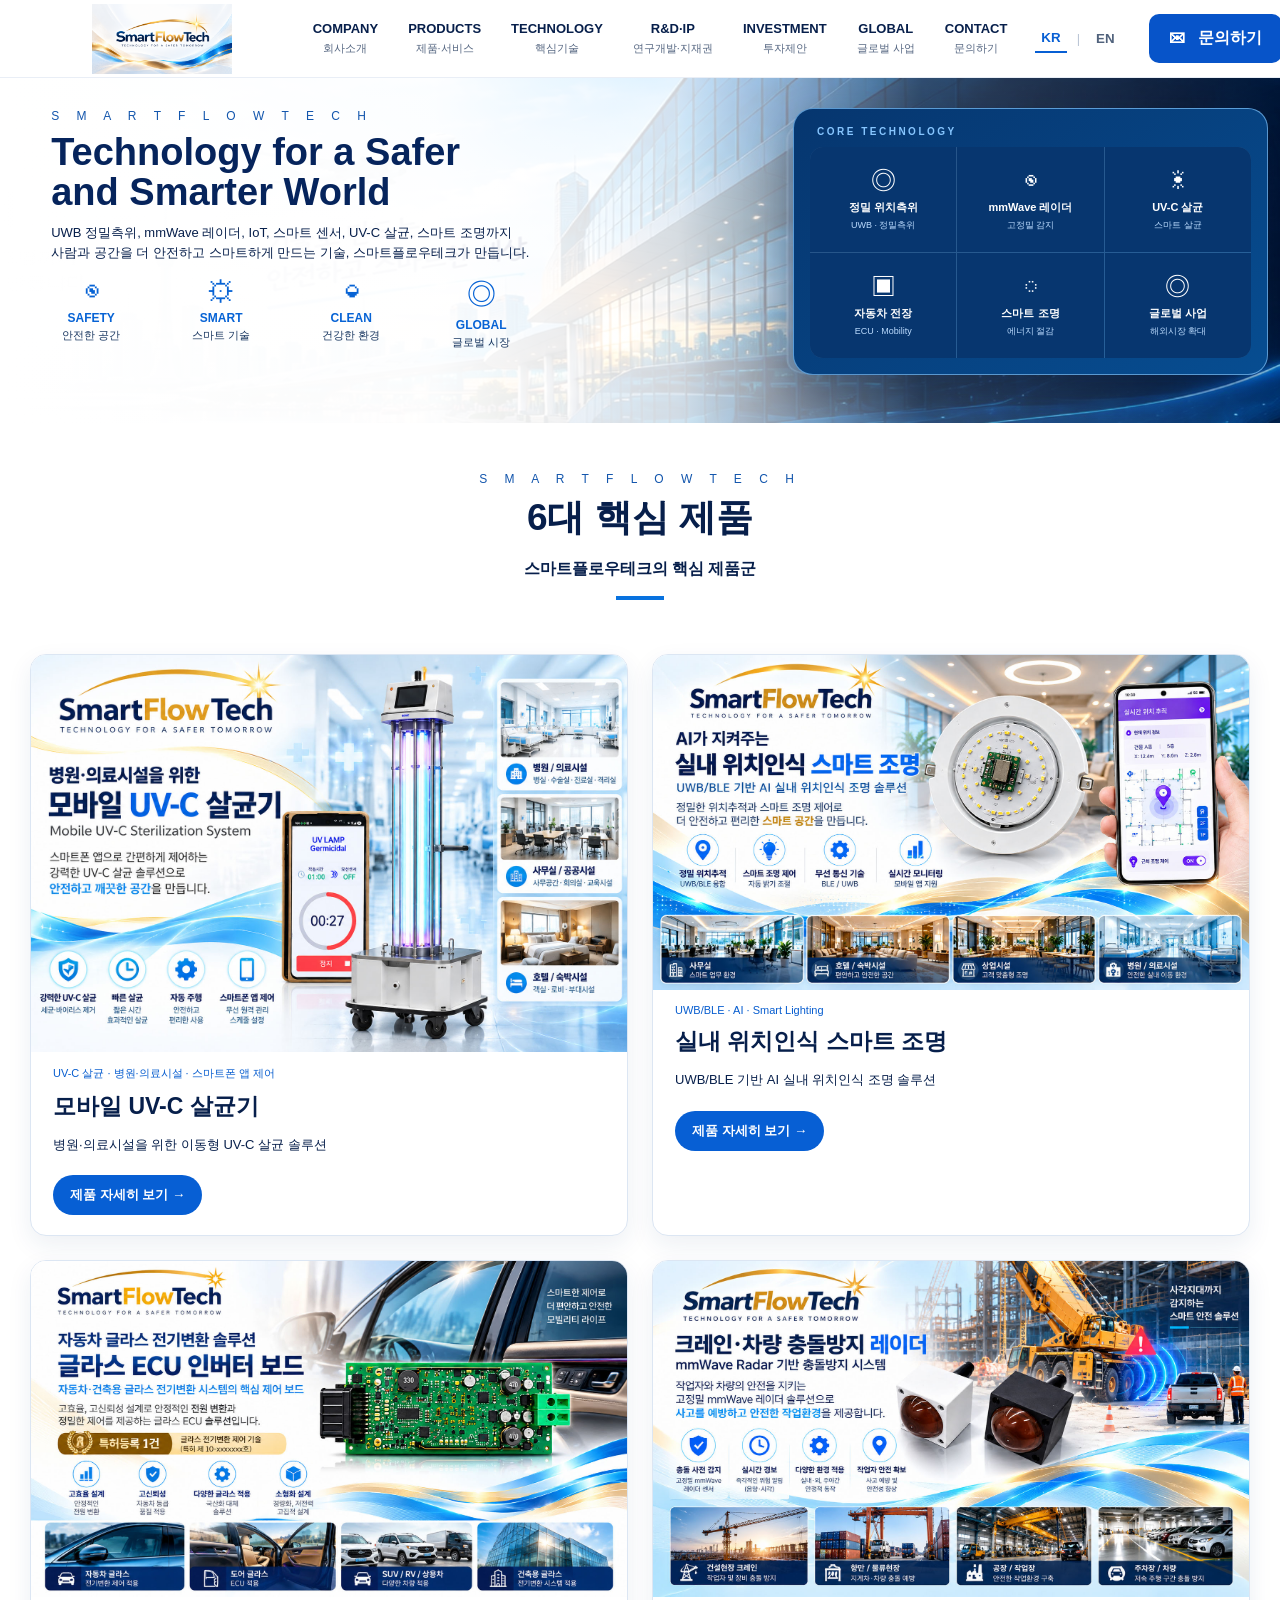
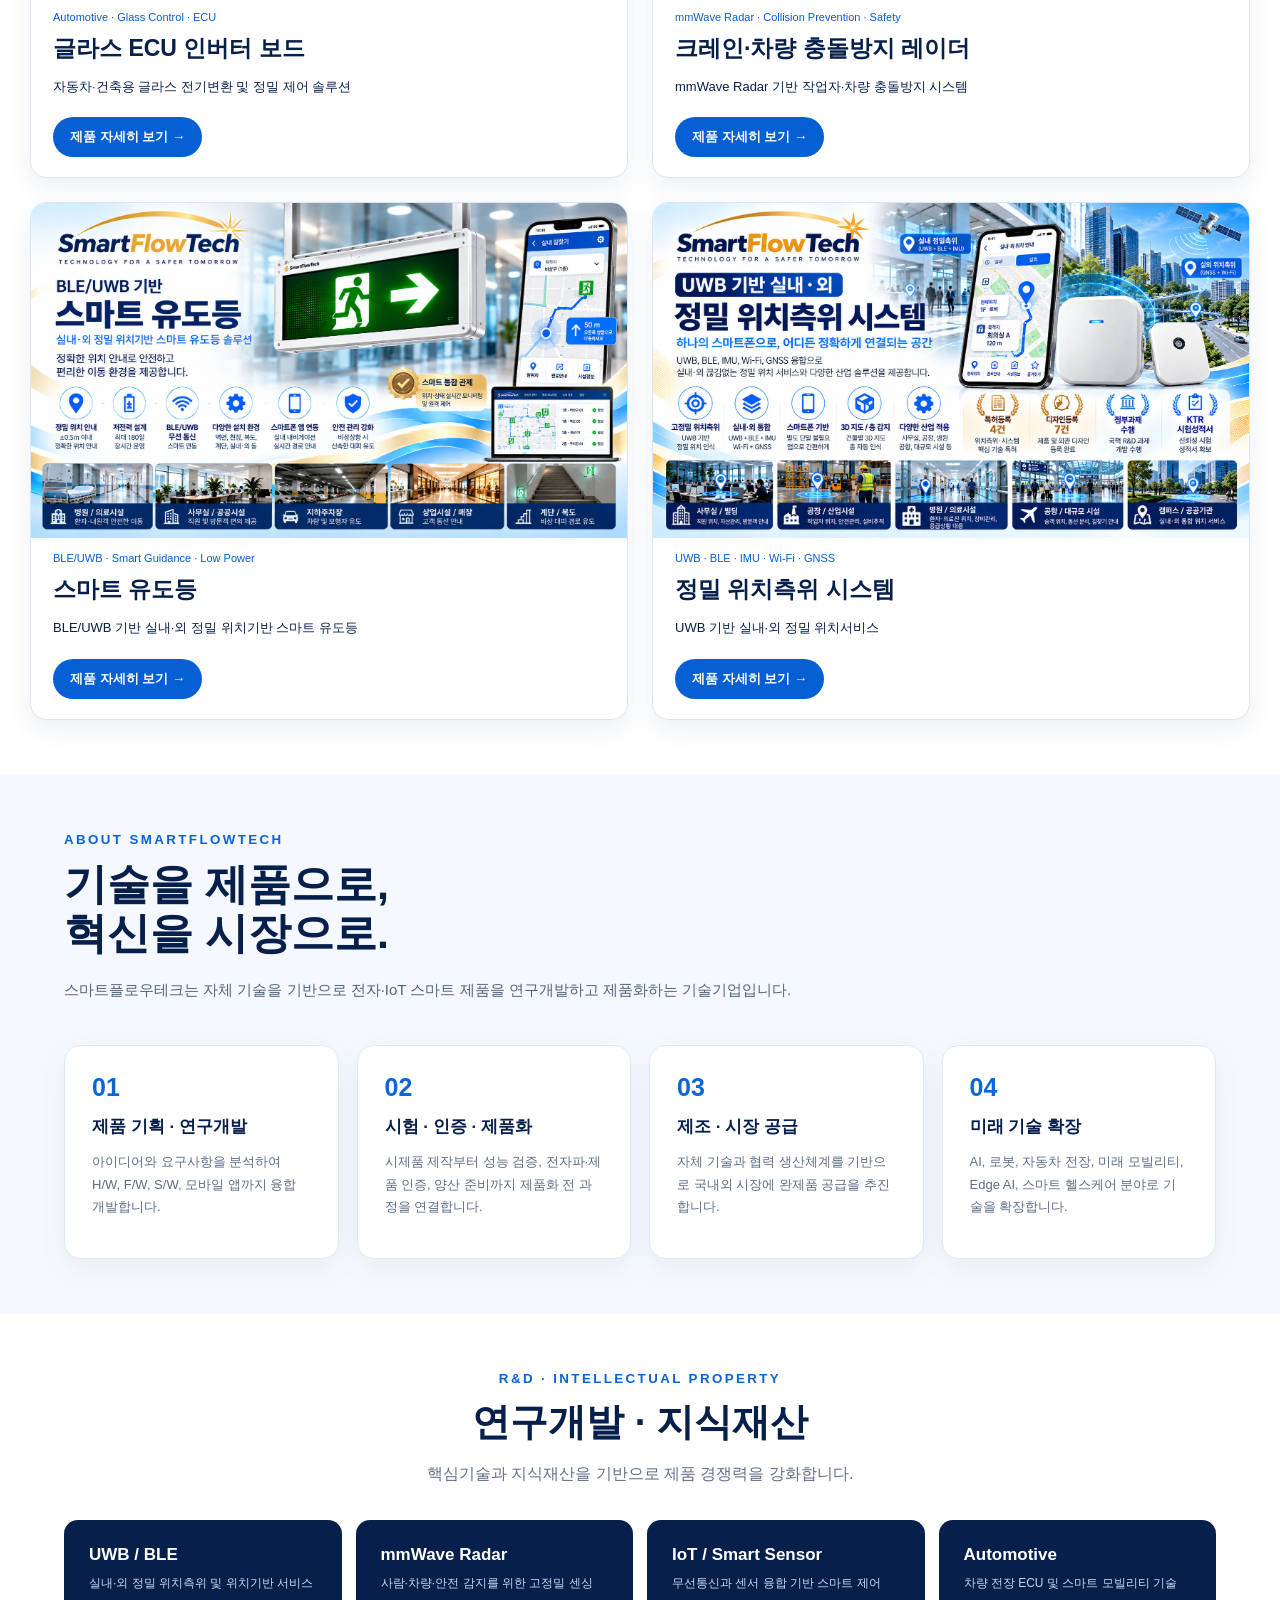
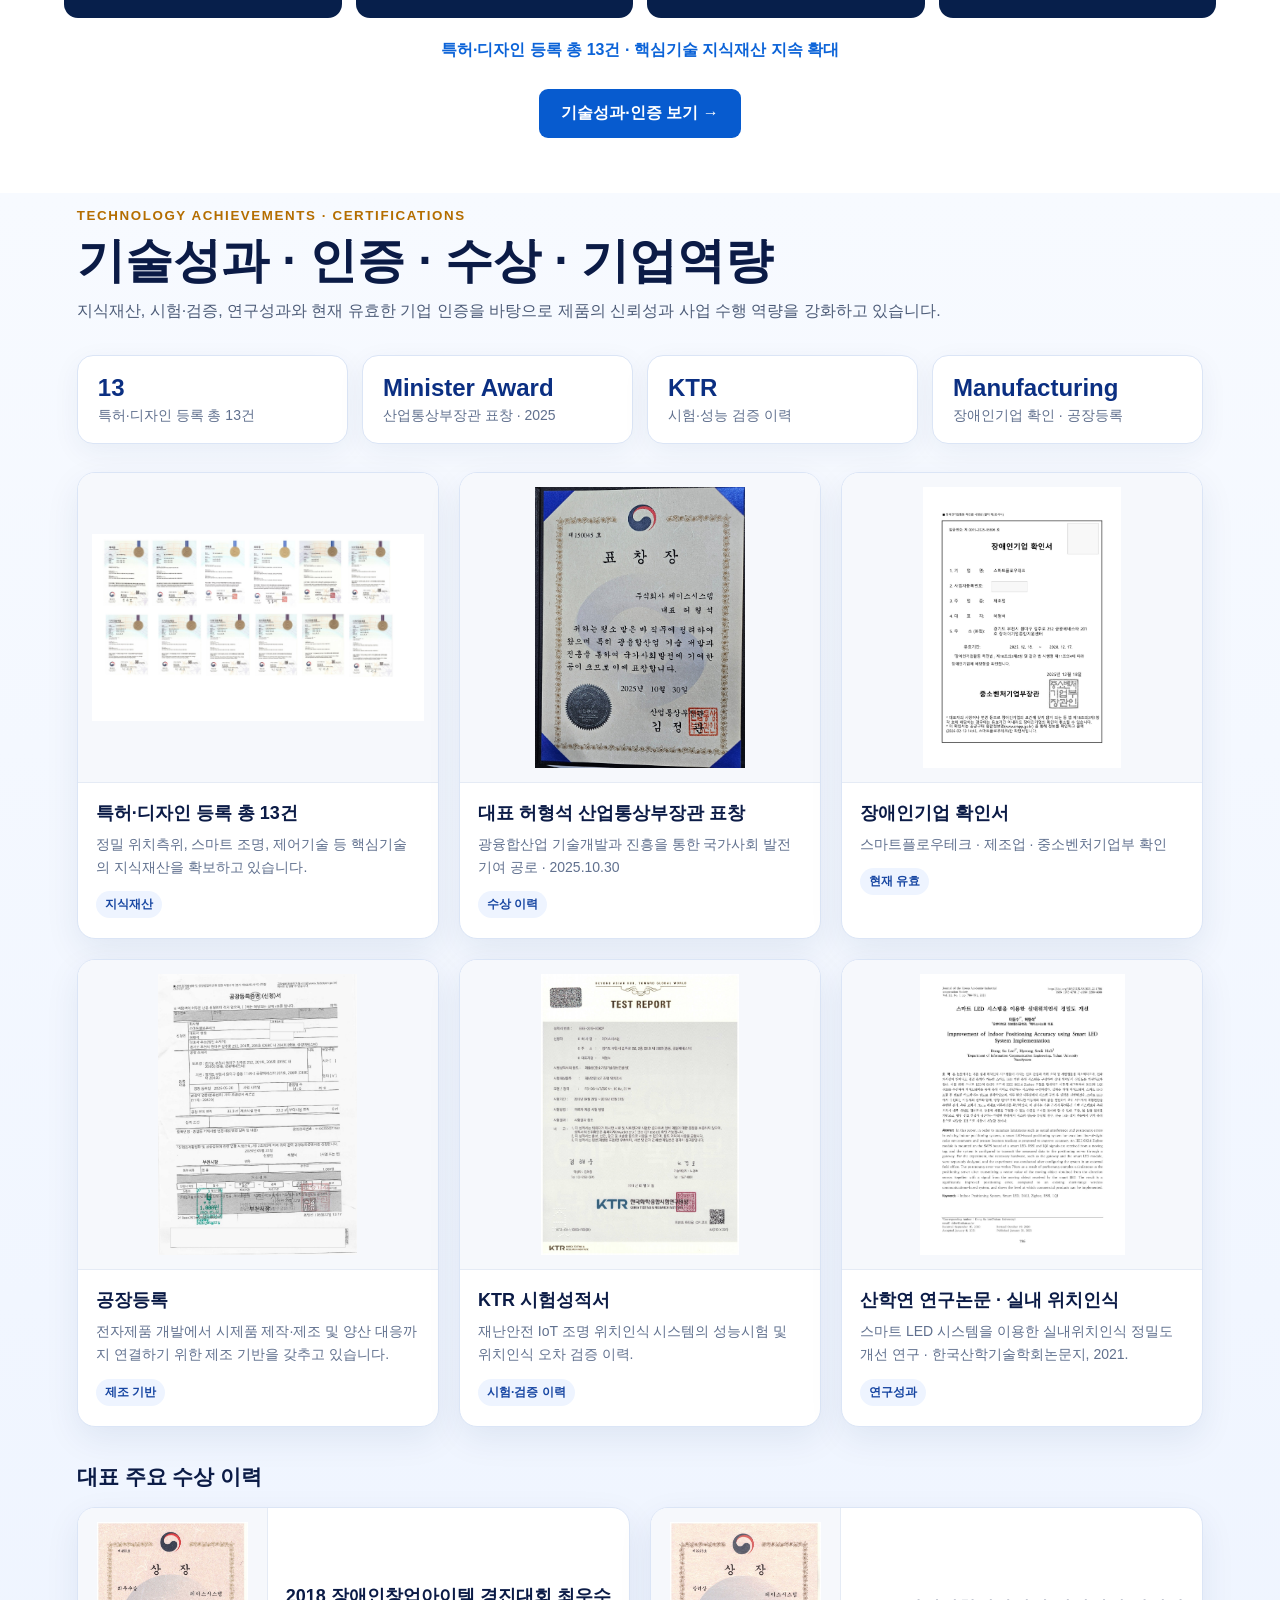
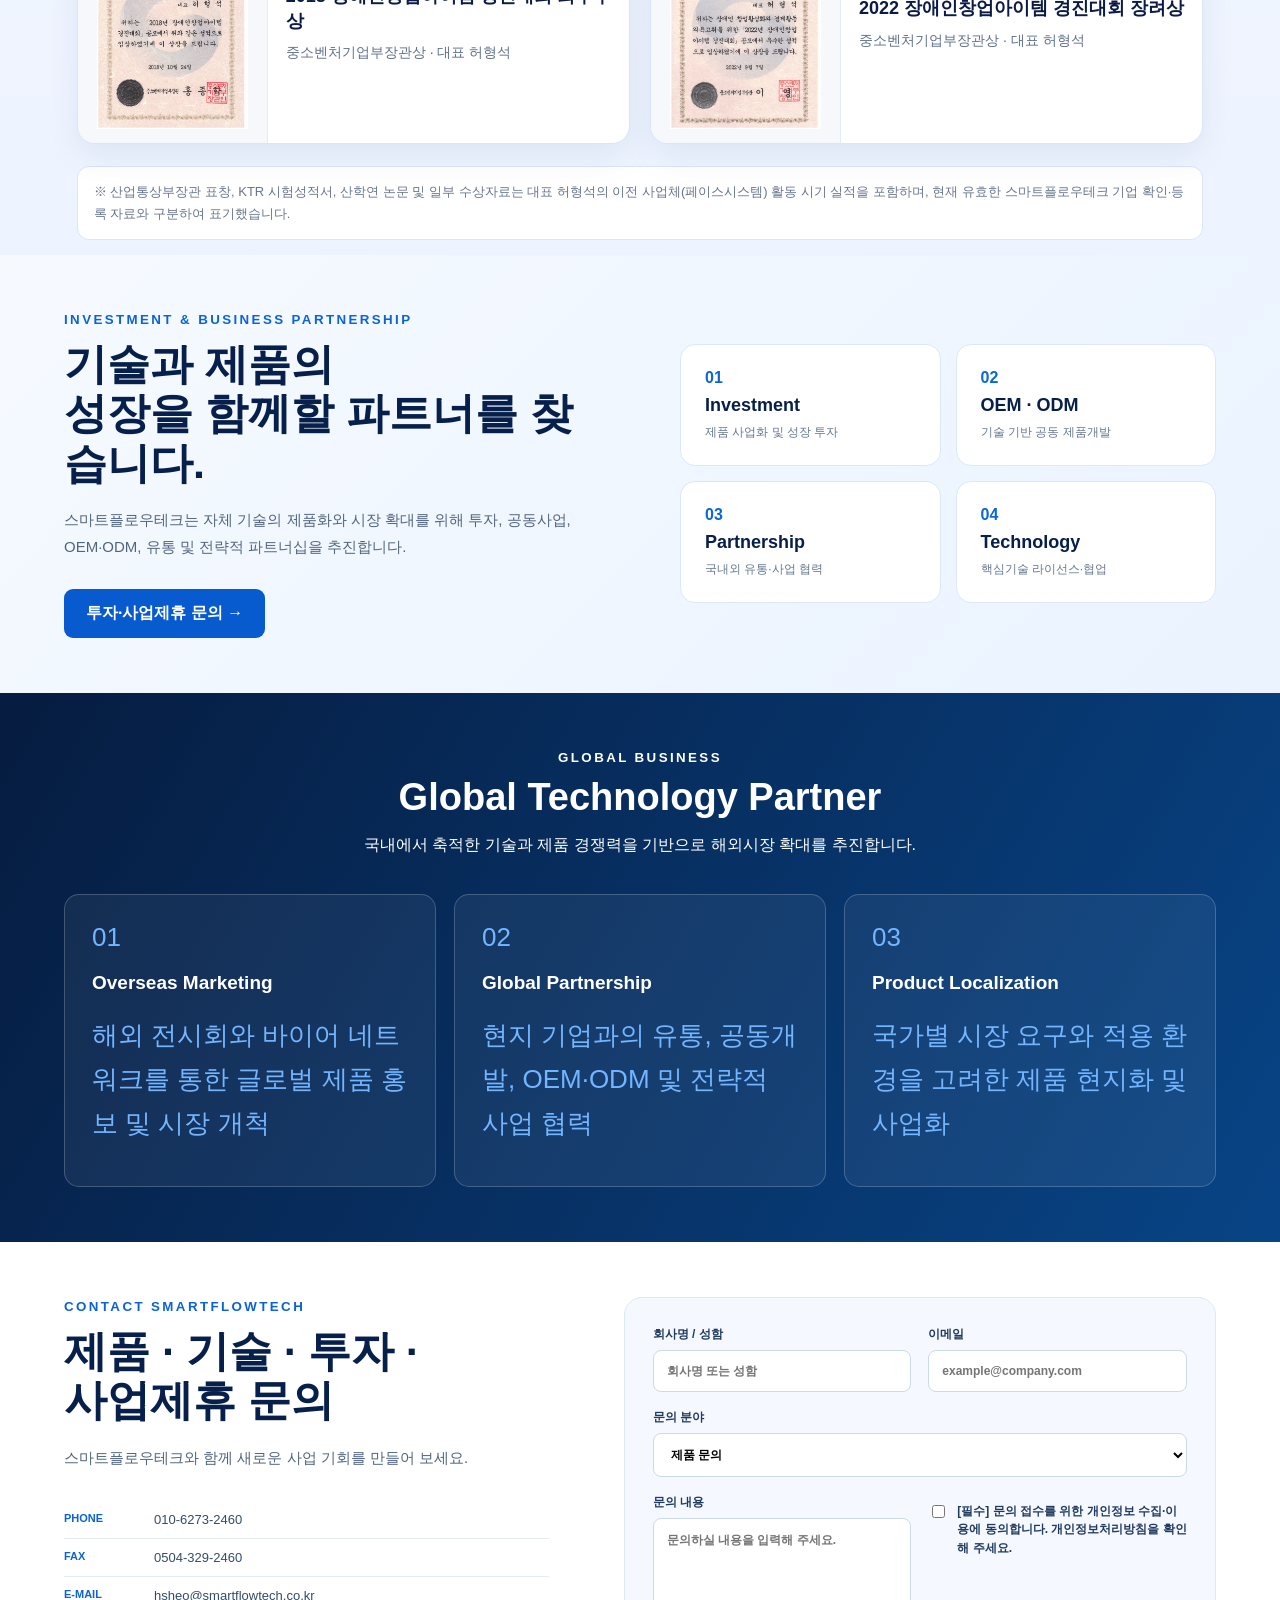
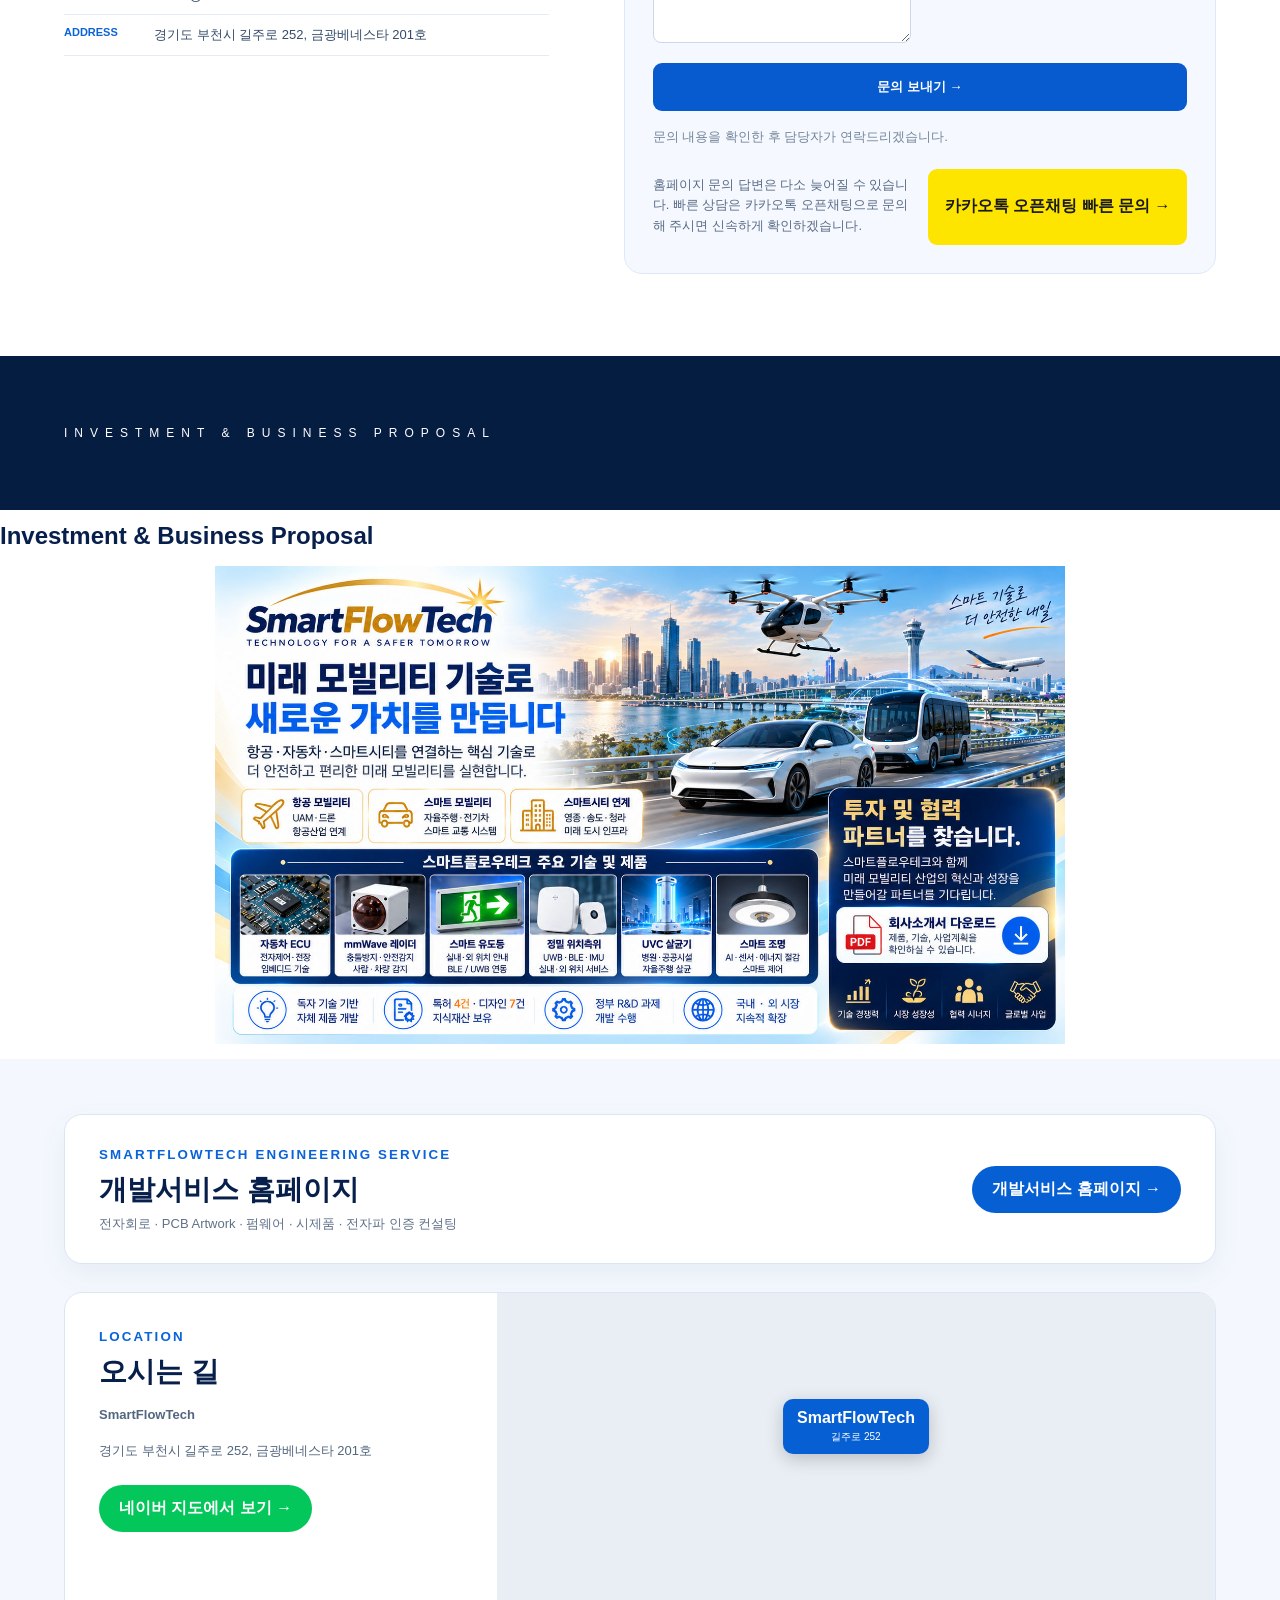
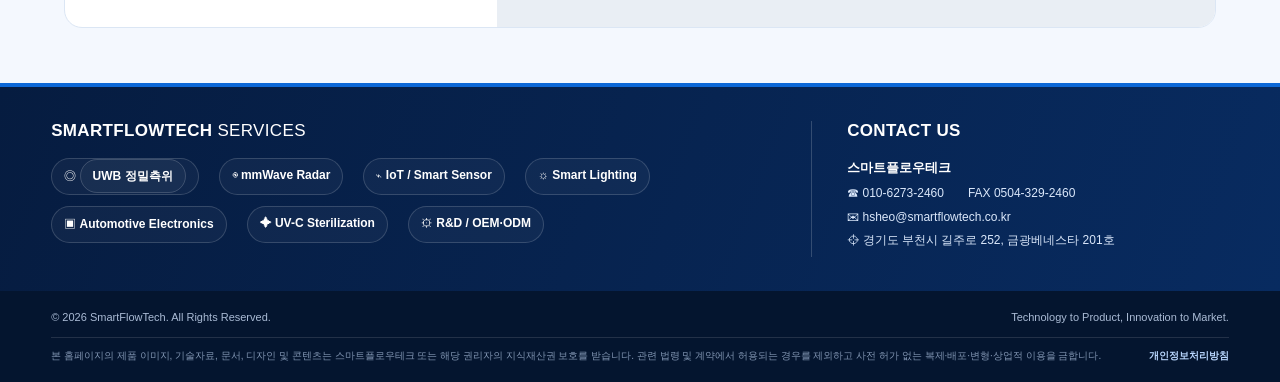
<file: index.html>
<!doctype html>
<html lang="ko">
<head>
<meta charset="utf-8">
<meta name="viewport" content="width=device-width,initial-scale=1">
<title>SmartFlowTech | Technology for a Safer and Smarter World</title>
<meta name="description" content="스마트플로우테크는 UWB 정밀측위, mmWave Radar, IoT·스마트센서, UV-C 살균, 스마트조명, 자동차 전장 기술과 제품을 연구개발합니다.">
<meta name="robots" content="index, follow, max-image-preview:large">
<link rel="canonical" href="https://smartflow-design.kr/">
<meta property="og:type" content="website">
<meta property="og:title" content="SmartFlowTech | Technology for a Safer and Smarter World">
<meta property="og:description" content="UWB 정밀측위, mmWave Radar, IoT, UV-C, 스마트조명, 자동차 전장 기술기업 SmartFlowTech">
<meta property="og:url" content="https://smartflow-design.kr/">
<meta property="og:image" content="https://smartflow-design.kr/smartflowtech_logo_new.png">
<link rel="icon" href="smartflowtech_logo_new.png">
<link rel="stylesheet" href="style.css">

<style>
/* Technology achievements / certifications - 2026-10 update */
.achievements-section{
  padding:88px 6%;
  background:linear-gradient(180deg,#f7faff 0%,#eef4ff 100%);
  color:#0b1b46;
}
.achievements-section .achievement-head{
  max-width:1180px;
  margin:0 auto 30px;
}
.achievements-section .achievement-head small{
  display:block;
  color:#b46d00;
  font-weight:800;
  letter-spacing:.12em;
  margin-bottom:10px;
}
.achievements-section .achievement-head h2{
  margin:0 0 12px;
  font-size:clamp(30px,4vw,48px);
  line-height:1.16;
}
.achievements-section .achievement-head p{
  margin:0;
  max-width:880px;
  color:#4d5c78;
  line-height:1.75;
}
.achievement-stats{
  max-width:1180px;
  margin:0 auto 28px;
  display:grid;
  grid-template-columns:repeat(4,minmax(0,1fr));
  gap:14px;
}
.achievement-stats div{
  background:#fff;
  border:1px solid #dbe5f6;
  border-radius:16px;
  padding:18px 20px;
  box-shadow:0 8px 28px rgba(17,50,100,.06);
}
.achievement-stats strong{
  display:block;
  font-size:24px;
  color:#0b2f82;
  margin-bottom:5px;
}
.achievement-stats span{
  display:block;
  color:#60708e;
  font-size:14px;
}
.achievement-grid{
  max-width:1180px;
  margin:0 auto;
  display:grid;
  grid-template-columns:repeat(3,minmax(0,1fr));
  gap:20px;
}
.achievement-card{
  margin:0;
  background:#fff;
  border:1px solid #dbe5f6;
  border-radius:18px;
  overflow:hidden;
  box-shadow:0 12px 34px rgba(17,50,100,.08);
  display:flex;
  flex-direction:column;
  min-width:0;
}
.achievement-card .doc-img{
  height:310px;
  background:#f6f8fc;
  display:flex;
  align-items:center;
  justify-content:center;
  padding:14px;
  border-bottom:1px solid #e5ebf5;
}
.achievement-card .doc-img img{
  width:100%;
  height:100%;
  object-fit:contain;
  display:block;
}
.achievement-card figcaption{
  padding:18px 18px 20px;
}
.achievement-card b{
  display:block;
  font-size:18px;
  line-height:1.35;
  margin-bottom:8px;
  color:#0b1b46;
}
.achievement-card p{
  margin:0;
  font-size:14px;
  line-height:1.65;
  color:#60708e;
}
.achievement-card .tag{
  display:inline-block;
  margin-top:12px;
  padding:5px 9px;
  border-radius:999px;
  background:#eef4ff;
  color:#1746a2;
  font-size:12px;
  font-weight:700;
}
.achievement-subhead{
  max-width:1180px;
  margin:36px auto 16px;
  font-size:21px;
}
.achievement-history{
  max-width:1180px;
  margin:0 auto;
  display:grid;
  grid-template-columns:repeat(2,minmax(0,1fr));
  gap:20px;
}
.achievement-history .achievement-card{
  display:grid;
  grid-template-columns:190px 1fr;
}
.achievement-history .achievement-card .doc-img{
  height:235px;
  border-bottom:0;
  border-right:1px solid #e5ebf5;
}
.achievement-history .achievement-card figcaption{
  display:flex;
  flex-direction:column;
  justify-content:center;
}
.achievement-note{
  max-width:1180px;
  margin:22px auto 0;
  padding:14px 16px;
  border-radius:12px;
  background:#fff;
  border:1px solid #dbe5f6;
  color:#68758e;
  font-size:13px;
  line-height:1.7;
}
@media (max-width:980px){
  .achievement-stats{grid-template-columns:repeat(2,minmax(0,1fr));}
  .achievement-grid{grid-template-columns:repeat(2,minmax(0,1fr));}
  .achievement-history{grid-template-columns:1fr;}
}
@media (max-width:640px){
  .achievements-section{padding:64px 20px;}
  .achievement-stats,.achievement-grid{grid-template-columns:1fr;}
  .achievement-card .doc-img{height:280px;}
  .achievement-history .achievement-card{grid-template-columns:1fr;}
  .achievement-history .achievement-card .doc-img{
    height:280px;border-right:0;border-bottom:1px solid #e5ebf5;
  }
}

/* Header/logo alignment + usability refinements - V3.1 */
.top{align-items:center;}
.top .logo{
  display:flex;align-items:center;justify-content:center;
  height:78px;overflow:hidden;flex:0 0 auto;padding:0;margin:0;
}
.top .logo img{
  display:block;width:190px;height:70px;
  object-fit:contain;object-position:center;margin:0;
}
section[id]{scroll-margin-top:92px;}
.privacy-consent{
  display:flex!important;gap:9px;align-items:flex-start;margin-top:8px;
  font-size:13px;line-height:1.55;color:#55627a;
}
.privacy-consent input{width:auto!important;margin-top:3px;flex:0 0 auto;}
.privacy-consent a{color:#0b55cc;text-decoration:underline;}
.quick-contact-note{margin:12px 0 8px;font-size:13px;line-height:1.6;color:#596a85;}
.kakao-quick-link{
  display:inline-flex;align-items:center;justify-content:center;
  margin-top:6px;padding:10px 14px;border-radius:9px;
  background:#fee500;color:#191919!important;font-weight:800;text-decoration:none!important;
}
@media (max-width:1200px){
  .top .logo{height:72px;}
  .top .logo img{width:172px;height:64px;}
}
@media (max-width:760px){
  .top .logo{height:64px;}
  .top .logo img{width:150px;height:56px;}
}

</style>
</head>
<body>
<header class="top">
  <a class="logo" href="#home"><img src="smartflowtech_logo_new.png" alt="SmartFlowTech"></a>
  <nav>
    <a href="#company"><b>COMPANY</b><small data-ko="회사소개" data-en="About Us">회사소개</small></a>
    <a href="#products"><b>PRODUCTS</b><small data-ko="제품·서비스" data-en="Products">제품·서비스</small></a>
    <a href="#technology"><b>TECHNOLOGY</b><small data-ko="핵심기술" data-en="Core Technology">핵심기술</small></a>
    <a href="#rnd"><b>R&D·IP</b><small data-ko="연구개발·지재권" data-en="R&D · IP">연구개발·지재권</small></a>
    <a href="#investment"><b>INVESTMENT</b><small data-ko="투자제안" data-en="Investment">투자제안</small></a>
    <a href="#global"><b>GLOBAL</b><small data-ko="글로벌 사업" data-en="Global Business">글로벌 사업</small></a>
    <a href="#contact"><b>CONTACT</b><small data-ko="문의하기" data-en="Contact Us">문의하기</small></a>
  </nav>
  <div class="lang"><button onclick="setLang('ko')" id="krBtn" class="active">KR</button><span>|</span><button onclick="setLang('en')" id="enBtn">EN</button></div>
  <a class="contactBtn" href="#contact">✉ &nbsp; <span data-ko="문의하기" data-en="Contact">문의하기</span></a>
</header>

<main id="home">
<section class="hero">
 <div class="heroShade"></div>
 <div class="heroText">
   <div class="eyebrow">S M A R T F L O W T E C H</div>
   <h1>Technology for a Safer<br>and Smarter World</h1>
   <p><span data-ko="UWB 정밀측위, mmWave 레이더, IoT, 스마트 센서, UV-C 살균, 스마트 조명까지&lt;br&gt;사람과 공간을 더 안전하고 스마트하게 만드는 기술, 스마트플로우테크가 만듭니다." data-en="From UWB positioning and mmWave radar to IoT, smart sensors, UV-C sterilization and smart lighting.&lt;br&gt;SmartFlowTech creates technology for safer, smarter spaces.">UWB 정밀측위, mmWave 레이더, IoT, 스마트 센서, UV-C 살균, 스마트 조명까지<br>사람과 공간을 더 안전하고 스마트하게 만드는 기술, 스마트플로우테크가 만듭니다.</span></p>
   <div class="values">
     <div>◉<b>SAFETY</b><span data-ko="안전한 공간" data-en="Safer Spaces">안전한 공간</span></div>
     <div>⚙<b>SMART</b><span data-ko="스마트 기술" data-en="Smart Technology">스마트 기술</span></div>
     <div>◒<b>CLEAN</b><span data-ko="건강한 환경" data-en="Healthy Environment">건강한 환경</span></div>
     <div>◎<b>GLOBAL</b><span data-ko="글로벌 시장" data-en="Global Market">글로벌 시장</span></div>
   </div>
 </div>

 <div class="hero-tech-showcase" id="technology">
   <div class="hero-tech-title"><span data-ko="CORE TECHNOLOGY" data-en="CORE TECHNOLOGY">CORE TECHNOLOGY</span></div>
   <div class="hero-tech-grid">
     <div class="ht"><i>◎</i><b data-ko="정밀 위치측위" data-en="Precision Positioning">정밀 위치측위</b><span data-ko="UWB · 정밀측위" data-en="UWB · Precision Positioning">UWB · 정밀측위</span></div>
     <div class="ht"><i>◉</i><b data-ko="mmWave 레이더" data-en="mmWave Radar">mmWave 레이더</b><span data-ko="고정밀 감지" data-en="Precision Sensing">고정밀 감지</span></div>
     <div class="ht"><i>☀</i><b data-ko="UV-C 살균" data-en="UV-C Sterilization">UV-C 살균</b><span data-ko="스마트 살균" data-en="Smart Sterilization">스마트 살균</span></div>
     <div class="ht"><i>▣</i><b data-ko="자동차 전장" data-en="Automotive Electronics">자동차 전장</b><span data-ko="ECU · Mobility" data-en="ECU · Mobility">ECU · Mobility</span></div>
     <div class="ht"><i>◌</i><b data-ko="스마트 조명" data-en="Smart Lighting">스마트 조명</b><span data-ko="에너지 절감" data-en="Energy Saving">에너지 절감</span></div>
     <div class="ht"><i>◎</i><b data-ko="글로벌 사업" data-en="Global Business">글로벌 사업</b><span data-ko="해외시장 확대" data-en="Global Expansion">해외시장 확대</span></div>
   </div>
 </div>
</section>

<section class="products" id="products">
 <div class="productLead">
  <div class="eyebrow">S M A R T F L O W T E C H</div>
  <h2 data-ko="6대 핵심 제품" data-en="6 Core Products">6대 핵심 제품</h2>
  <p data-ko="스마트플로우테크의 핵심 제품군" data-en="SmartFlowTech Core Product Portfolio">스마트플로우테크의 핵심 제품군</p><i></i>
 </div>
 </section>


<section class="cards product-showcase" id="product-detail">
 <article class="product-card">
  <img src="02_1_mobile_uvc.jpg" alt="모바일 UV-C 살균기">
  <div><div class="tags" data-ko="UV-C 살균 · 병원·의료시설 · 스마트폰 앱 제어" data-en="UV-C Sterilization · Medical Facilities · App Control">UV-C 살균 · 병원·의료시설 · 스마트폰 앱 제어</div>
  <h3 data-ko="모바일 UV-C 살균기" data-en="Mobile UV-C Sterilization System">모바일 UV-C 살균기</h3>
  <p data-ko="병원·의료시설을 위한 이동형 UV-C 살균 솔루션" data-en="Mobile UV-C sterilization solution for hospitals and medical facilities">병원·의료시설을 위한 이동형 UV-C 살균 솔루션</p>
  <button class="detail-btn" onclick="toggleDetail(this)" data-ko="제품 자세히 보기 →" data-en="View Product Details →">제품 자세히 보기 →</button>
  <div class="detail-panel"><b data-ko="주요 특징" data-en="Key Features">주요 특징</b><p data-ko="UV-C 살균 · 이동형 구조 · 자동 주행 기능 개발 · 스마트폰 앱 제어 · 병원·의료·공공시설 적용" data-en="UV-C sterilization · Mobile structure · Automatic driving · Smartphone app control · Hospitals, medical and public facilities">UV-C 살균 · 이동형 구조 · 자동 주행 기능 개발 · 스마트폰 앱 제어 · 병원·의료·공공시설 적용</p></div></div>
 </article>
 <article class="product-card">
  <img src="02_2_indoor_positioning_light.jpg" alt="실내 위치인식 스마트 조명">
  <div><div class="tags">UWB/BLE · AI · Smart Lighting</div>
  <h3 data-ko="실내 위치인식 스마트 조명" data-en="Indoor Positioning Smart Lighting">실내 위치인식 스마트 조명</h3>
  <p data-ko="UWB/BLE 기반 AI 실내 위치인식 조명 솔루션" data-en="AI indoor positioning smart lighting based on UWB/BLE">UWB/BLE 기반 AI 실내 위치인식 조명 솔루션</p>
  <button class="detail-btn" onclick="toggleDetail(this)" data-ko="제품 자세히 보기 →" data-en="View Product Details →">제품 자세히 보기 →</button>
  <div class="detail-panel"><b data-ko="주요 특징" data-en="Key Features">주요 특징</b><p data-ko="정밀 위치추적 · 스마트 조명 제어 · BLE/UWB 무선통신 · 실시간 모니터링" data-en="Precision positioning · Smart lighting control · BLE/UWB wireless · Real-time monitoring">정밀 위치추적 · 스마트 조명 제어 · BLE/UWB 무선통신 · 실시간 모니터링</p></div></div>
 </article>
 <article class="product-card">
  <img src="02_3_glass_ecu.jpg" alt="글라스 ECU 인버터 보드">
  <div><div class="tags">Automotive · Glass Control · ECU</div>
  <h3 data-ko="글라스 ECU 인버터 보드" data-en="Glass ECU Inverter Board">글라스 ECU 인버터 보드</h3>
  <p data-ko="자동차·건축용 글라스 전기변환 및 정밀 제어 솔루션" data-en="Power conversion and precision glass control for automotive and architectural applications">자동차·건축용 글라스 전기변환 및 정밀 제어 솔루션</p>
  <button class="detail-btn" onclick="toggleDetail(this)" data-ko="제품 자세히 보기 →" data-en="View Product Details →">제품 자세히 보기 →</button>
  <div class="detail-panel"><b data-ko="주요 특징" data-en="Key Features">주요 특징</b><p data-ko="고효율 설계 · 고신뢰성 · 다양한 글라스 제품 적용 · 소형화 설계" data-en="High efficiency · High reliability · Multiple glass applications · Compact design">고효율 설계 · 고신뢰성 · 다양한 글라스 제품 적용 · 소형화 설계</p></div></div>
 </article>
 <article class="product-card">
  <img src="02_4_crane_collision_radar.jpg" alt="크레인 차량 충돌방지 레이더">
  <div><div class="tags">mmWave Radar · Collision Prevention · Safety</div>
  <h3 data-ko="크레인·차량 충돌방지 레이더" data-en="Crane & Vehicle Collision Prevention Radar">크레인·차량 충돌방지 레이더</h3>
  <p data-ko="mmWave Radar 기반 작업자·차량 충돌방지 시스템" data-en="mmWave radar collision prevention system for workers and vehicles">mmWave Radar 기반 작업자·차량 충돌방지 시스템</p>
  <button class="detail-btn" onclick="toggleDetail(this)" data-ko="제품 자세히 보기 →" data-en="View Product Details →">제품 자세히 보기 →</button>
  <div class="detail-panel"><b data-ko="주요 특징" data-en="Key Features">주요 특징</b><p data-ko="충돌 사전 감지 · 실시간 경보 · 다양한 환경 적용 · 작업자 안전 확보" data-en="Pre-collision detection · Real-time alerts · Multiple environments · Worker safety">충돌 사전 감지 · 실시간 경보 · 다양한 환경 적용 · 작업자 안전 확보</p></div></div>
 </article>
 <article class="product-card">
  <img src="02_5_smart_guidance_light.jpg" alt="스마트 유도등">
  <div><div class="tags">BLE/UWB · Smart Guidance · Low Power</div>
  <h3 data-ko="스마트 유도등" data-en="BLE/UWB Smart Guidance Light">스마트 유도등</h3>
  <p data-ko="BLE/UWB 기반 실내·외 정밀 위치기반 스마트 유도등" data-en="BLE/UWB smart guidance light for indoor and outdoor positioning">BLE/UWB 기반 실내·외 정밀 위치기반 스마트 유도등</p>
  <button class="detail-btn" onclick="toggleDetail(this)" data-ko="제품 자세히 보기 →" data-en="View Product Details →">제품 자세히 보기 →</button>
  <div class="detail-panel"><b data-ko="주요 특징" data-en="Key Features">주요 특징</b><p data-ko="정밀 위치 안내 · 저전력 설계 · BLE/UWB 무선통신 · 다양한 설치 환경" data-en="Precision guidance · Low power · BLE/UWB wireless · Flexible installation">정밀 위치 안내 · 저전력 설계 · BLE/UWB 무선통신 · 다양한 설치 환경</p></div></div>
 </article>
 <article class="product-card">
  <img src="02_6_precision_positioning.jpg" alt="정밀 위치측위 시스템">
  <div><div class="tags">UWB · BLE · IMU · Wi-Fi · GNSS</div>
  <h3 data-ko="정밀 위치측위 시스템" data-en="Precision Positioning System">정밀 위치측위 시스템</h3>
  <p data-ko="UWB 기반 실내·외 정밀 위치서비스" data-en="UWB-based indoor and outdoor precision positioning service">UWB 기반 실내·외 정밀 위치서비스</p>
  <button class="detail-btn" onclick="toggleDetail(this)" data-ko="제품 자세히 보기 →" data-en="View Product Details →">제품 자세히 보기 →</button>
  <div class="detail-panel"><b data-ko="주요 특징" data-en="Key Features">주요 특징</b><p data-ko="UWB·BLE·IMU·Wi-Fi·GNSS 융합 · 스마트폰 기반 · 실내·외 통합 · 3D 지도/층감지" data-en="UWB·BLE·IMU·Wi-Fi·GNSS fusion · Smartphone-based · Indoor/outdoor integration · 3D map/floor detection">UWB·BLE·IMU·Wi-Fi·GNSS 융합 · 스마트폰 기반 · 실내·외 통합 · 3D 지도/층감지</p></div></div>
 </article>
</section>


<section class="company-section" id="company">
 <div class="section-head">
   <small>ABOUT SMARTFLOWTECH</small>
   <h2><span data-ko="기술을 제품으로,<br>혁신을 시장으로." data-en="Technology to Product,<br>Innovation to Market.">기술을 제품으로,<br>혁신을 시장으로.</span></h2>
   <p><span data-ko="스마트플로우테크는 자체 기술을 기반으로 전자·IoT 스마트 제품을 연구개발하고 제품화하는 기술기업입니다." data-en="SmartFlowTech is a technology company that develops and commercializes electronic and IoT smart products based on its own technologies.">스마트플로우테크는 자체 기술을 기반으로 전자·IoT 스마트 제품을 연구개발하고 제품화하는 기술기업입니다.</span></p>
 </div>
 <div class="company-grid">
   <article><b>01</b><h3><span data-ko="제품 기획 · 연구개발" data-en="Product Planning & R&D">제품 기획 · 연구개발</span></h3><p><span data-ko="아이디어와 요구사항을 분석하여 H/W, F/W, S/W, 모바일 앱까지 융합 개발합니다." data-en="We integrate H/W, F/W, S/W and mobile apps from ideas and customer requirements.">아이디어와 요구사항을 분석하여 H/W, F/W, S/W, 모바일 앱까지 융합 개발합니다.</span></p></article>
   <article><b>02</b><h3><span data-ko="시험 · 인증 · 제품화" data-en="Testing · Certification · Productization">시험 · 인증 · 제품화</span></h3><p><span data-ko="시제품 제작부터 성능 검증, 전자파·제품 인증, 양산 준비까지 제품화 전 과정을 연결합니다." data-en="We connect the full productization process from prototyping and performance verification to EMC/product certification and mass-production preparation.">시제품 제작부터 성능 검증, 전자파·제품 인증, 양산 준비까지 제품화 전 과정을 연결합니다.</span></p></article>
   <article><b>03</b><h3><span data-ko="제조 · 시장 공급" data-en="Manufacturing & Market Supply">제조 · 시장 공급</span></h3><p><span data-ko="자체 기술과 협력 생산체계를 기반으로 국내외 시장에 완제품 공급을 추진합니다." data-en="We supply finished products to domestic and global markets through our technology and manufacturing partnerships.">자체 기술과 협력 생산체계를 기반으로 국내외 시장에 완제품 공급을 추진합니다.</span></p></article>
   <article><b>04</b><h3><span data-ko="미래 기술 확장" data-en="Future Technology Expansion">미래 기술 확장</span></h3><p><span data-ko="AI, 로봇, 자동차 전장, 미래 모빌리티, Edge AI, 스마트 헬스케어 분야로 기술을 확장합니다." data-en="We are expanding into AI, robotics, automotive electronics, future mobility, Edge AI and smart healthcare.">AI, 로봇, 자동차 전장, 미래 모빌리티, Edge AI, 스마트 헬스케어 분야로 기술을 확장합니다.</span></p></article>
 </div>
</section>

<section class="rnd-section" id="rnd">
 <div class="section-title"><small>R&D · INTELLECTUAL PROPERTY</small><h2><span data-ko="연구개발 · 지식재산" data-en="Research & Intellectual Property">연구개발 · 지식재산</span></h2><p><span data-ko="핵심기술과 지식재산을 기반으로 제품 경쟁력을 강화합니다." data-en="We strengthen product competitiveness through core technologies and intellectual property.">핵심기술과 지식재산을 기반으로 제품 경쟁력을 강화합니다.</span></p></div>
 <div class="rnd-grid">
   <div><strong>UWB / BLE</strong><span><span data-ko="실내·외 정밀 위치측위 및 위치기반 서비스" data-en="Indoor/outdoor precision positioning and location-based services">실내·외 정밀 위치측위 및 위치기반 서비스</span></span></div>
   <div><strong>mmWave Radar</strong><span><span data-ko="사람·차량·안전 감지를 위한 고정밀 센싱" data-en="High-precision sensing for people, vehicles and safety applications">사람·차량·안전 감지를 위한 고정밀 센싱</span></span></div>
   <div><strong>IoT / Smart Sensor</strong><span><span data-ko="무선통신과 센서 융합 기반 스마트 제어" data-en="Smart control based on wireless communications and sensor fusion">무선통신과 센서 융합 기반 스마트 제어</span></span></div>
   <div><strong>Automotive</strong><span><span data-ko="차량 전장 ECU 및 스마트 모빌리티 기술" data-en="Automotive ECU and smart mobility technologies">차량 전장 ECU 및 스마트 모빌리티 기술</span></span></div>
 </div>
 <div class="ip-note"><span data-ko="특허·디자인 등록 총 13건 · 핵심기술 지식재산 지속 확대" data-en="13 registered patents & designs · Continued expansion of core intellectual property">특허·디자인 등록 총 13건 · 핵심기술 지식재산 지속 확대</span></div>
 <div style="text-align:center;margin-top:14px;"><a href="#certifications" class="section-btn"><span data-ko="기술성과·인증 보기 →" data-en="View Achievements & Certifications →">기술성과·인증 보기 →</span></a></div>
</section>


<section class="achievements-section" id="certifications">
  <div class="achievement-head">
    <small>TECHNOLOGY ACHIEVEMENTS · CERTIFICATIONS</small>
    <h2><span data-ko="기술성과 · 인증 · 수상 · 기업역량" data-en="Technology Achievements · Certifications · Awards">기술성과 · 인증 · 수상 · 기업역량</span></h2>
    <p>
      <span data-ko="지식재산, 시험·검증, 연구성과와 현재 유효한 기업 인증을 바탕으로 제품의 신뢰성과 사업 수행 역량을 강화하고 있습니다."
            data-en="We strengthen product reliability and business execution through intellectual property, testing, research achievements and current corporate certifications.">
        지식재산, 시험·검증, 연구성과와 현재 유효한 기업 인증을 바탕으로 제품의 신뢰성과 사업 수행 역량을 강화하고 있습니다.
      </span>
    </p>
  </div>

  <div class="achievement-stats">
    <div><strong>13</strong><span data-ko="특허·디자인 등록 총 13건" data-en="13 registered patents & designs">특허·디자인 등록 총 13건</span></div>
    <div><strong>Minister Award</strong><span data-ko="산업통상부장관 표창 · 2025" data-en="Ministerial Commendation · 2025">산업통상부장관 표창 · 2025</span></div>
    <div><strong>KTR</strong><span data-ko="시험·성능 검증 이력" data-en="Testing & performance verification">시험·성능 검증 이력</span></div>
    <div><strong>Manufacturing</strong><span data-ko="장애인기업 확인 · 공장등록" data-en="Certified disabled-owned business · Factory registration">장애인기업 확인 · 공장등록</span></div>
  </div>

  <div class="achievement-grid">
    <figure class="achievement-card">
      <div class="doc-img"><img src="achievement-ip-13.jpg" alt="SmartFlowTech 특허 및 디자인 등록 대표 이미지" loading="lazy"></div>
      <figcaption>
        <b><span data-ko="특허·디자인 등록 총 13건" data-en="13 Registered Patents & Designs">특허·디자인 등록 총 13건</span></b>
        <p><span data-ko="정밀 위치측위, 스마트 조명, 제어기술 등 핵심기술의 지식재산을 확보하고 있습니다." data-en="Intellectual property covering precision positioning, smart lighting and control technologies.">정밀 위치측위, 스마트 조명, 제어기술 등 핵심기술의 지식재산을 확보하고 있습니다.</span></p>
        <span class="tag" data-ko="지식재산" data-en="Intellectual Property">지식재산</span>
      </figcaption>
    </figure>

    <figure class="achievement-card">
      <div class="doc-img"><img src="achievement-minister-award-2025.jpg" alt="대표 허형석 산업통상부장관 표창장" loading="lazy"></div>
      <figcaption>
        <b><span data-ko="대표 허형석 산업통상부장관 표창" data-en="Ministerial Commendation to CEO Hyeong Seok Huh">대표 허형석 산업통상부장관 표창</span></b>
        <p><span data-ko="광융합산업 기술개발과 진흥을 통한 국가사회 발전 기여 공로 · 2025.10.30" data-en="Commendation for contributions to technology development and advancement of the photonics convergence industry · Oct. 30, 2025">광융합산업 기술개발과 진흥을 통한 국가사회 발전 기여 공로 · 2025.10.30</span></p>
        <span class="tag" data-ko="수상 이력" data-en="Award">수상 이력</span>
      </figcaption>
    </figure>

    <figure class="achievement-card">
      <div class="doc-img"><img src="achievement-disabled-business.jpg" alt="스마트플로우테크 장애인기업 확인서" loading="lazy"></div>
      <figcaption>
        <b><span data-ko="장애인기업 확인서" data-en="Certified Disabled-Owned Business">장애인기업 확인서</span></b>
        <p><span data-ko="스마트플로우테크 · 제조업 · 중소벤처기업부 확인" data-en="SmartFlowTech · Manufacturing · Certified by the Ministry of SMEs and Startups">스마트플로우테크 · 제조업 · 중소벤처기업부 확인</span></p>
        <span class="tag" data-ko="현재 유효" data-en="Current">현재 유효</span>
      </figcaption>
    </figure>

    <figure class="achievement-card">
      <div class="doc-img"><img src="achievement-factory-registration.jpg" alt="스마트플로우테크 공장등록 증명 자료" loading="lazy"></div>
      <figcaption>
        <b><span data-ko="공장등록" data-en="Factory Registration">공장등록</span></b>
        <p><span data-ko="전자제품 개발에서 시제품 제작·제조 및 양산 대응까지 연결하기 위한 제조 기반을 갖추고 있습니다." data-en="Manufacturing foundation supporting prototyping, production and mass-production transition.">전자제품 개발에서 시제품 제작·제조 및 양산 대응까지 연결하기 위한 제조 기반을 갖추고 있습니다.</span></p>
        <span class="tag" data-ko="제조 기반" data-en="Manufacturing">제조 기반</span>
      </figcaption>
    </figure>

    <figure class="achievement-card">
      <div class="doc-img"><img src="achievement-ktr-2019.jpg" alt="KTR 시험성적서 대표 이미지" loading="lazy"></div>
      <figcaption>
        <b><span data-ko="KTR 시험성적서" data-en="KTR Test Report">KTR 시험성적서</span></b>
        <p><span data-ko="재난안전 IoT 조명 위치인식 시스템의 성능시험 및 위치인식 오차 검증 이력." data-en="Performance testing and positioning error verification for a disaster-safety IoT lighting positioning system.">재난안전 IoT 조명 위치인식 시스템의 성능시험 및 위치인식 오차 검증 이력.</span></p>
        <span class="tag" data-ko="시험·검증 이력" data-en="Testing History">시험·검증 이력</span>
      </figcaption>
    </figure>

    <figure class="achievement-card">
      <div class="doc-img"><img src="achievement-paper-2021.jpg" alt="스마트 LED 실내위치인식 산학연 논문 대표 이미지" loading="lazy"></div>
      <figcaption>
        <b><span data-ko="산학연 연구논문 · 실내 위치인식" data-en="Industry-Academic Research · Indoor Positioning">산학연 연구논문 · 실내 위치인식</span></b>
        <p><span data-ko="스마트 LED 시스템을 이용한 실내위치인식 정밀도 개선 연구 · 한국산학기술학회논문지, 2021." data-en="Research on improving indoor positioning accuracy using a smart LED system · Journal of the Korea Academia-Industrial Cooperation Society, 2021.">스마트 LED 시스템을 이용한 실내위치인식 정밀도 개선 연구 · 한국산학기술학회논문지, 2021.</span></p>
        <span class="tag" data-ko="연구성과" data-en="Research">연구성과</span>
      </figcaption>
    </figure>
  </div>

  <h3 class="achievement-subhead"><span data-ko="대표 주요 수상 이력" data-en="Selected Award History">대표 주요 수상 이력</span></h3>
  <div class="achievement-history">
    <figure class="achievement-card">
      <div class="doc-img"><img src="achievement-award-2018.jpg" alt="2018 장애인창업아이템 경진대회 최우수상" loading="lazy"></div>
      <figcaption>
        <b><span data-ko="2018 장애인창업아이템 경진대회 최우수상" data-en="2018 Startup Item Competition · Grand Prize">2018 장애인창업아이템 경진대회 최우수상</span></b>
        <p><span data-ko="중소벤처기업부장관상 · 대표 허형석" data-en="Awarded by the Minister of SMEs and Startups · Hyeong Seok Huh">중소벤처기업부장관상 · 대표 허형석</span></p>
      </figcaption>
    </figure>

    <figure class="achievement-card">
      <div class="doc-img"><img src="achievement-award-2022.jpg" alt="2022 장애인창업아이템 경진대회 장려상" loading="lazy"></div>
      <figcaption>
        <b><span data-ko="2022 장애인창업아이템 경진대회 장려상" data-en="2022 Startup Item Competition · Encouragement Award">2022 장애인창업아이템 경진대회 장려상</span></b>
        <p><span data-ko="중소벤처기업부장관상 · 대표 허형석" data-en="Awarded by the Minister of SMEs and Startups · Hyeong Seok Huh">중소벤처기업부장관상 · 대표 허형석</span></p>
      </figcaption>
    </figure>
  </div>

  <div class="achievement-note">
    <span data-ko="※ 산업통상부장관 표창, KTR 시험성적서, 산학연 논문 및 일부 수상자료는 대표 허형석의 이전 사업체(페이스시스템) 활동 시기 실적을 포함하며, 현재 유효한 스마트플로우테크 기업 확인·등록 자료와 구분하여 표기했습니다."
          data-en="※ The ministerial commendation, KTR test report, research paper and some awards include achievements from CEO Hyeong Seok Huh's previous business activities (FaceSystem). Current SmartFlowTech certifications and registrations are shown separately.">
      ※ 산업통상부장관 표창, KTR 시험성적서, 산학연 논문 및 일부 수상자료는 대표 허형석의 이전 사업체(페이스시스템) 활동 시기 실적을 포함하며, 현재 유효한 스마트플로우테크 기업 확인·등록 자료와 구분하여 표기했습니다.
    </span>
  </div>
</section>


<section class="investment-section" id="investment">
 <div class="investment-copy">
   <small>INVESTMENT & BUSINESS PARTNERSHIP</small>
   <h2><span data-ko="기술과 제품의<br>성장을 함께할 파트너를 찾습니다." data-en="We seek partners to grow<br>technology and products together.">기술과 제품의<br>성장을 함께할 파트너를 찾습니다.</span></h2>
   <p><span data-ko="스마트플로우테크는 자체 기술의 제품화와 시장 확대를 위해 투자, 공동사업, OEM·ODM, 유통 및 전략적 파트너십을 추진합니다." data-en="SmartFlowTech pursues investment, joint business, OEM/ODM, distribution and strategic partnerships to commercialize its technologies and expand into global markets.">스마트플로우테크는 자체 기술의 제품화와 시장 확대를 위해 투자, 공동사업, OEM·ODM, 유통 및 전략적 파트너십을 추진합니다.</span></p>
   <a href="#contact" class="section-btn"><span data-ko="투자·사업제휴 문의 →" data-en="Investment & Partnership Inquiry →">투자·사업제휴 문의 →</span></a>
 </div>
 <div class="business-boxes">
   <div><b>01</b><strong>Investment</strong><span><span data-ko="제품 사업화 및 성장 투자" data-en="Product commercialization and growth investment">제품 사업화 및 성장 투자</span></span></div>
   <div><b>02</b><strong>OEM · ODM</strong><span><span data-ko="기술 기반 공동 제품개발" data-en="Technology-based joint product development">기술 기반 공동 제품개발</span></span></div>
   <div><b>03</b><strong>Partnership</strong><span><span data-ko="국내외 유통·사업 협력" data-en="Domestic and global distribution partnerships">국내외 유통·사업 협력</span></span></div>
   <div><b>04</b><strong>Technology</strong><span><span data-ko="핵심기술 라이선스·협업" data-en="Core technology licensing and collaboration">핵심기술 라이선스·협업</span></span></div>
 </div>
</section>

<section class="global-section" id="global">
 <div class="section-title light"><small>GLOBAL BUSINESS</small><h2>Global Technology Partner</h2><p><span data-ko="국내에서 축적한 기술과 제품 경쟁력을 기반으로 해외시장 확대를 추진합니다." data-en="We expand into global markets based on technologies and product competitiveness developed in Korea.">국내에서 축적한 기술과 제품 경쟁력을 기반으로 해외시장 확대를 추진합니다.</span></p></div>
 <div class="global-grid">
   <article><span>01</span><h3>Overseas Marketing</h3><p><span data-ko="해외 전시회와 바이어 네트워크를 통한 글로벌 제품 홍보 및 시장 개척" data-en="Global product promotion and market development through overseas exhibitions and buyer networks">해외 전시회와 바이어 네트워크를 통한 글로벌 제품 홍보 및 시장 개척</span></p></article>
   <article><span>02</span><h3>Global Partnership</h3><p><span data-ko="현지 기업과의 유통, 공동개발, OEM·ODM 및 전략적 사업 협력" data-en="Distribution, joint development, OEM/ODM and strategic cooperation with local partners">현지 기업과의 유통, 공동개발, OEM·ODM 및 전략적 사업 협력</span></p></article>
   <article><span>03</span><h3>Product Localization</h3><p><span data-ko="국가별 시장 요구와 적용 환경을 고려한 제품 현지화 및 사업화" data-en="Product localization and commercialization tailored to market requirements and operating environments">국가별 시장 요구와 적용 환경을 고려한 제품 현지화 및 사업화</span></p></article>
 </div>
</section>

<section class="inquiry-section" id="contact">
 <div class="inquiry-info">
   <small>CONTACT SMARTFLOWTECH</small>
   <h2><span data-ko="제품 · 기술 · 투자 ·<br>사업제휴 문의" data-en="Product · Technology · Investment ·<br>Business Partnership Inquiry">제품 · 기술 · 투자 ·<br>사업제휴 문의</span></h2>
   <p><span data-ko="스마트플로우테크와 함께 새로운 사업 기회를 만들어 보세요." data-en="Explore new business opportunities with SmartFlowTech.">스마트플로우테크와 함께 새로운 사업 기회를 만들어 보세요.</span></p>
   <div class="contact-lines">
     <p><b>PHONE</b><span>010-6273-2460</span></p>
     <p><b>FAX</b><span>0504-329-2460</span></p>
    <p><b>E-MAIL</b><span>hsheo@smartflowtech.co.kr</span></p>
     <p><b>ADDRESS</b><span><span data-ko="경기도 부천시 길주로 252, 금광베네스타 201호" data-en="201, Geumgwang Benesta, 252 Gilju-ro, Bucheon-si, Gyeonggi-do, Republic of Korea">경기도 부천시 길주로 252, 금광베네스타 201호</span></span></p>
   </div>
 </div>
<form class="inquiry-form"
      id="inquiryForm"
      action="https://formspree.io/f/xrpbyvon"
      method="POST">

   <input type="hidden" name="_subject"
          value="[SmartFlowTech] 홈페이지 문의">
   
  <label>
  <span data-ko="회사명 / 성함" data-en="Company / Name">회사명 / 성함</span>
  <input id="qname"
         name="name"
         type="text"
         required
         placeholder="회사명 또는 성함"
         data-ph-ko="회사명 또는 성함"
         data-ph-en="Company or Name">
</label>


   <label><span data-ko="이메일" data-en="E-mail">이메일</span><input id="qemail" name="email" type="email" required placeholder="example@company.com"></label>
   <label><span data-ko="문의 분야" data-en="Inquiry Type">문의 분야</span><select id="qtype" name="category"><option data-ko="제품 문의" data-en="Product Inquiry">제품 문의</option><option data-ko="기술 문의" data-en="Technology Inquiry">기술 문의</option><option data-ko="투자·사업제휴" data-en="Investment & Partnership">투자·사업제휴</option><option data-ko="OEM·ODM" data-en="OEM · ODM">OEM·ODM</option><option data-ko="글로벌 사업" data-en="Global Business">글로벌 사업</option></select></label>
  
  <label>
  <span data-ko="문의 내용" data-en="Message">문의 내용</span>
  <textarea id="qmessage" name="message" required
            placeholder="문의하실 내용을 입력해 주세요."
            data-ph-ko="문의하실 내용을 입력해 주세요."
            data-ph-en="Please enter your inquiry."></textarea>
  
</label>
   

   <label class="privacy-consent">
     <input type="checkbox" name="privacy_agree" value="동의" required>
     <span data-ko="[필수] 문의 접수를 위한 개인정보 수집·이용에 동의합니다. 개인정보처리방침을 확인해 주세요." data-en="[Required] I agree to the collection and use of personal information for this inquiry. Please review the Privacy Policy.">[필수] 문의 접수를 위한 개인정보 수집·이용에 동의합니다. <a href="privacy.html" target="_blank" rel="noopener">개인정보처리방침</a>을 확인해 주세요.</span>
   </label>

   <button type="submit"
        data-ko="문의 보내기 →"
        data-en="Send Inquiry →">
    문의 보내기 →
</button>
  <small>
  <span data-ko="문의 내용을 확인한 후 담당자가 연락드리겠습니다."
        data-en="We will review your inquiry and contact you.">
    문의 내용을 확인한 후 담당자가 연락드리겠습니다.
  </span>
 </small>
  <p class="quick-contact-note"><span data-ko="홈페이지 문의 답변은 다소 늦어질 수 있습니다. 빠른 상담은 카카오톡 오픈채팅으로 문의해 주시면 신속하게 확인하겠습니다." data-en="Website inquiry replies may take some time. For faster assistance, please contact us via KakaoTalk Open Chat.">홈페이지 문의 답변은 다소 늦어질 수 있습니다. 빠른 상담은 카카오톡 오픈채팅으로 문의해 주시면 신속하게 확인하겠습니다.</span></p>
  <a class="kakao-quick-link" href="https://open.kakao.com/o/svFEbgXe" target="_blank" rel="noopener"><span data-ko="카카오톡 오픈채팅 빠른 문의 →" data-en="KakaoTalk Open Chat →">카카오톡 오픈채팅 빠른 문의 →</span></a>
    
 </form>
</section>
  

<section id="investment-proposal" class="section">
  <div class="wrap">
    <p class="eyebrow dark">INVESTMENT & BUSINESS PROPOSAL</p>
    <h2>Investment & Business Proposal</h2>

    <div class="portfolio">
      <figure>
        <img src="INVESTMENT_BUSINESS_PROPOSAL.jpg"
             alt="SmartFlowTech Investment & Business Proposal"
             loading="lazy">
      </figure>
    </div>
  </div>
</section>
  
 </main>

 <section class="bottom-links">
 <div class="dev-service-card">
   <div>
    <small>SMARTFLOWTECH ENGINEERING SERVICE</small>
    <h2 data-ko="개발서비스 홈페이지" data-en="Engineering Service Website">개발서비스 홈페이지</h2>
    <p data-ko="전자회로 · PCB Artwork · 펌웨어 · 시제품 · 전자파 인증 컨설팅" data-en="Electronic Circuit · PCB Artwork · Firmware · Prototype · EMC Certification Consulting">전자회로 · PCB Artwork · 펌웨어 · 시제품 · 전자파 인증 컨설팅</p>
   </div>
   <a class="dev-home-btn" href="https://service.smartflow-design.kr" target="_blank" rel="noopener"><span data-ko="개발서비스 홈페이지 →" data-en="Engineering Service Website →">개발서비스 홈페이지 →</span></a>
 </div>

 <div class="location-wrap">
   <div class="location-info">
     <small>LOCATION</small>
     <h2 data-ko="오시는 길" data-en="Location">오시는 길</h2>
     <p><b>SmartFlowTech</b></p>
     <p data-ko="경기도 부천시 길주로 252, 금광베네스타 201호" data-en="Room 201, Geumgwang Benesta, 252 Gilju-ro, Bucheon-si, Gyeonggi-do, Republic of Korea">경기도 부천시 길주로 252, 금광베네스타 201호</p>
     <a class="naver-map-btn" href="https://map.naver.com/p/search/%EA%B2%BD%EA%B8%B0%EB%8F%84%20%EB%B6%80%EC%B2%9C%EC%8B%9C%20%EA%B8%B8%EC%A3%BC%EB%A1%9C%20252" target="_blank" rel="noopener"><span data-ko="네이버 지도에서 보기 →" data-en="View on Naver Map →">네이버 지도에서 보기 →</span></a>
   </div>
   <div class="map-box">
     <iframe title="SmartFlowTech Location Map" loading="lazy" allowfullscreen
       src="https://www.openstreetmap.org/export/embed.html?bbox=126.760%2C37.495%2C126.790%2C37.515&amp;layer=mapnik"></iframe>
     <div class="map-pin"><b>SmartFlowTech</b><span data-ko="길주로 252" data-en="252 Gilju-ro">길주로 252</span></div>
   </div>
 </div>
</section>
<section class="service-footer">
 <div class="service-block">
  <h3>SMARTFLOWTECH <span>SERVICES</span></h3>
  <div class="service-items">
   <span>◎ <b><span data-ko="UWB 정밀측위" data-en="UWB Precision Positioning">UWB 정밀측위</span></b></span><span>◉ <b>mmWave Radar</b></span>
   <span>⌁ <b>IoT / Smart Sensor</b></span><span>☼ <b>Smart Lighting</b></span>
   <span>▣ <b>Automotive Electronics</b></span><span>✦ <b>UV-C Sterilization</b></span>
   <span>⚙ <b>R&D / OEM·ODM</b></span>
  </div>
 </div>
 <div class="contact-block">
  <h3>CONTACT US</h3>
  <b><span data-ko="스마트플로우테크" data-en="SmartFlowTech">스마트플로우테크</span></b>
  <p>☎ 010-6273-2460　　FAX 0504-329-2460</p>
  <p>✉ hsheo@smartflowtech.co.kr</p>
  <p>⌖ <span data-ko="경기도 부천시 길주로 252, 금광베네스타 201호" data-en="201, Geumgwang Benesta, 252 Gilju-ro, Bucheon-si, Gyeonggi-do, Republic of Korea">경기도 부천시 길주로 252, 금광베네스타 201호</span></p>
 </div>
</section>
  
<footer class="legal-footer">
  <div class="footer-main">
    <span>© 2026 SmartFlowTech. All Rights Reserved.</span>
    <span>Technology to Product, Innovation to Market.</span>
  </div>

  <div class="footer-legal">
    <span>
      본 홈페이지의 제품 이미지, 기술자료, 문서, 디자인 및 콘텐츠는
      스마트플로우테크 또는 해당 권리자의 지식재산권 보호를 받습니다.
      관련 법령 및 계약에서 허용되는 경우를 제외하고 사전 허가 없는
      복제·배포·변형·상업적 이용을 금합니다.
    </span>
    <a href="privacy.html">개인정보처리방침</a>
  </div>
</footer>


<script>
function toggleDetail(btn){
 const p=btn.nextElementSibling;
 const open=p.classList.toggle('open');
 const lang=document.documentElement.lang==='en'?'en':'ko';
 btn.textContent=open?(lang==='en'?'Close Details ↑':'상세정보 닫기 ↑'):(lang==='en'?'View Product Details →':'제품 자세히 보기 →');
}
function setLang(lang){
 document.documentElement.lang=lang;
 document.title = lang==='en' ? 'SmartFlowTech | Technology for a Safer and Smarter World' : '스마트플로우테크 | 기술을 제품으로, 혁신을 시장으로';
 document.querySelectorAll('[data-ko][data-en]').forEach(el=>{
   el.innerHTML=el.getAttribute(lang==='en'?'data-en':'data-ko');
 });
 document.querySelectorAll('[data-ph-ko][data-ph-en]').forEach(el=>{
   el.placeholder=el.getAttribute(lang==='en'?'data-ph-en':'data-ph-ko');
 });
 document.getElementById('krBtn').classList.toggle('active',lang==='ko');
 document.getElementById('enBtn').classList.toggle('active',lang==='en');
 localStorage.setItem('sft-lang',lang);
}

 const inquiryForm = document.getElementById('inquiryForm');

inquiryForm.addEventListener('submit', async function(e) {
  e.preventDefault();

  const button = inquiryForm.querySelector('button[type="submit"]');
  const originalText = button.innerHTML;

  button.disabled = true;
  button.innerHTML = '전송 중...';

  const formData = new FormData(inquiryForm);

  try {
    const response = await fetch(inquiryForm.action, {
      method: 'POST',
      body: formData,
      headers: {
        'Accept': 'application/json'
      }
    });

    if (response.ok) {
      alert('문의가 정상적으로 접수되었습니다.\n담당자가 확인 후 연락드리겠습니다.');
      inquiryForm.reset();
    } else {
      alert('문의 전송에 실패했습니다. 잠시 후 다시 시도해 주세요.');
    }
  } catch (error) {
    alert('문의 전송 중 오류가 발생했습니다. 잠시 후 다시 시도해 주세요.');
  }

  button.disabled = false;
  button.innerHTML = originalText;
});
  
document.addEventListener('DOMContentLoaded',()=>setLang(localStorage.getItem('sft-lang')||'ko'));
</script>

</body></html>
</file>
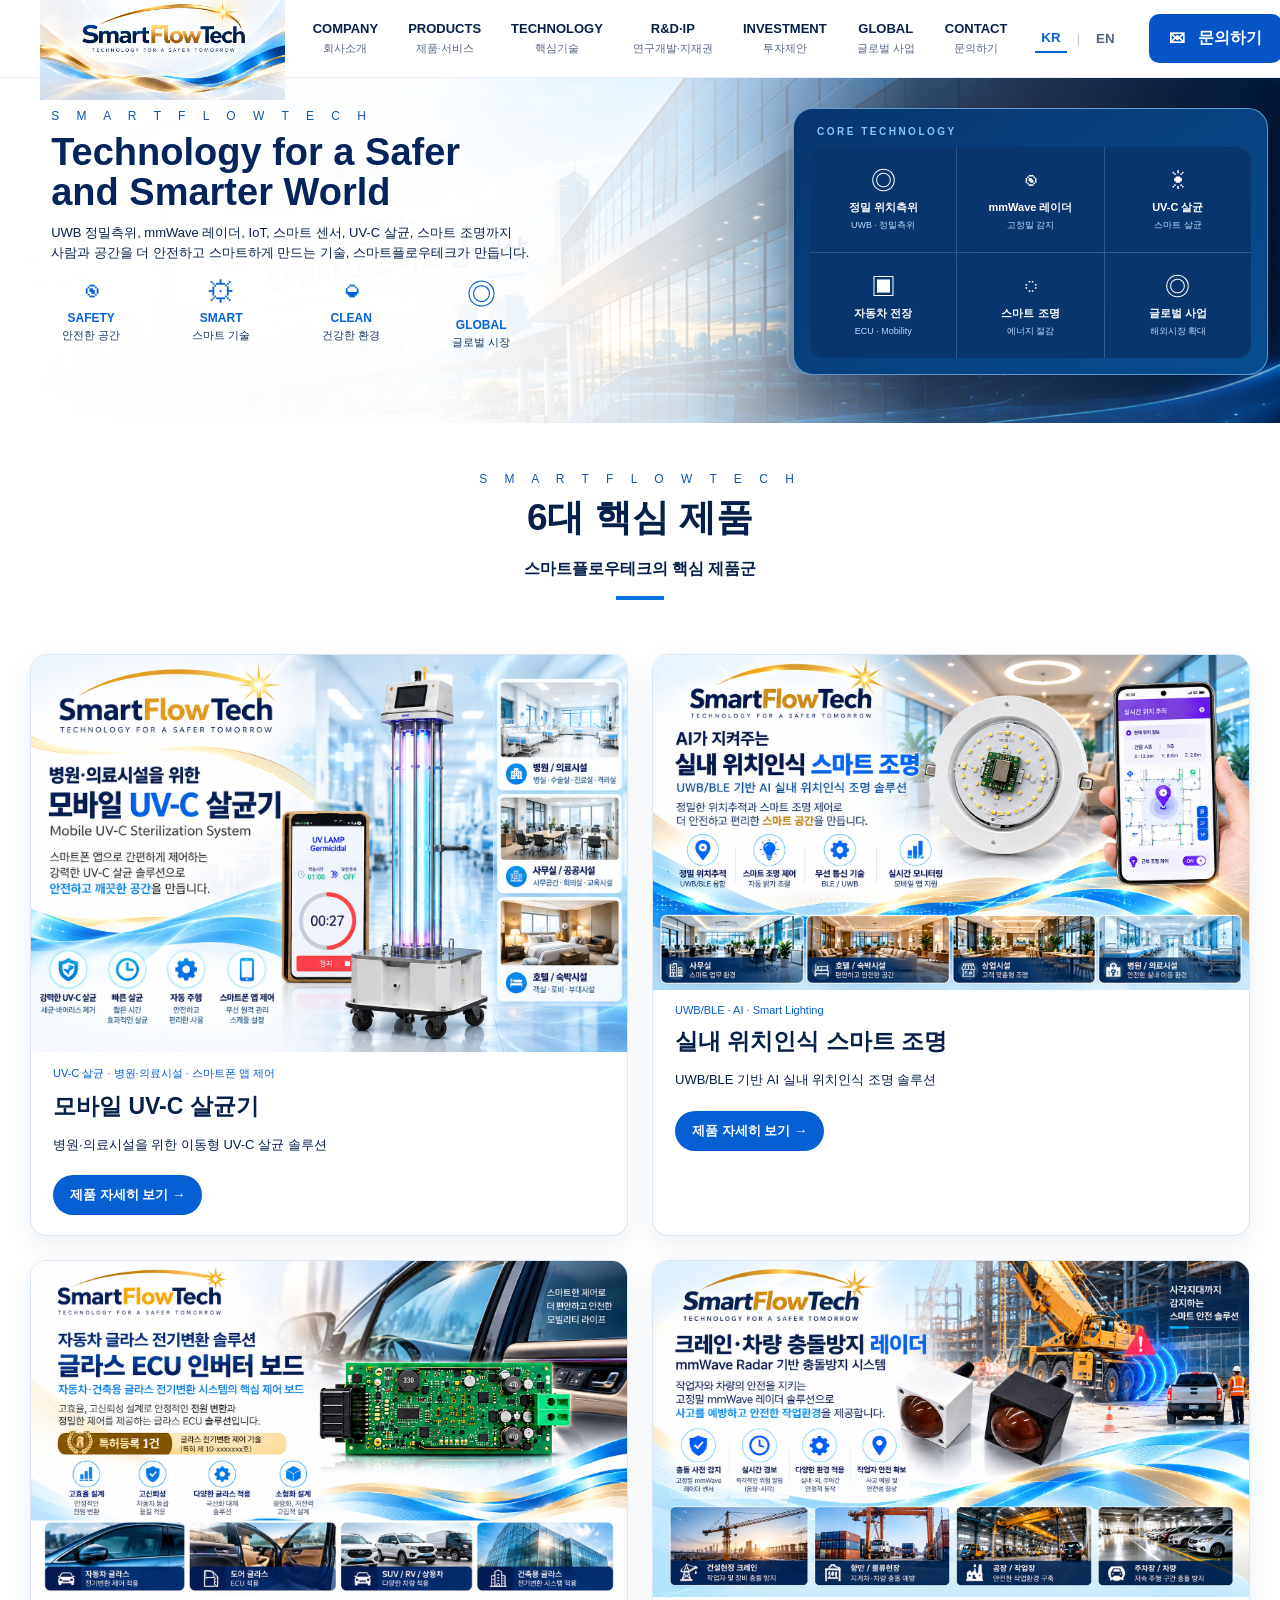
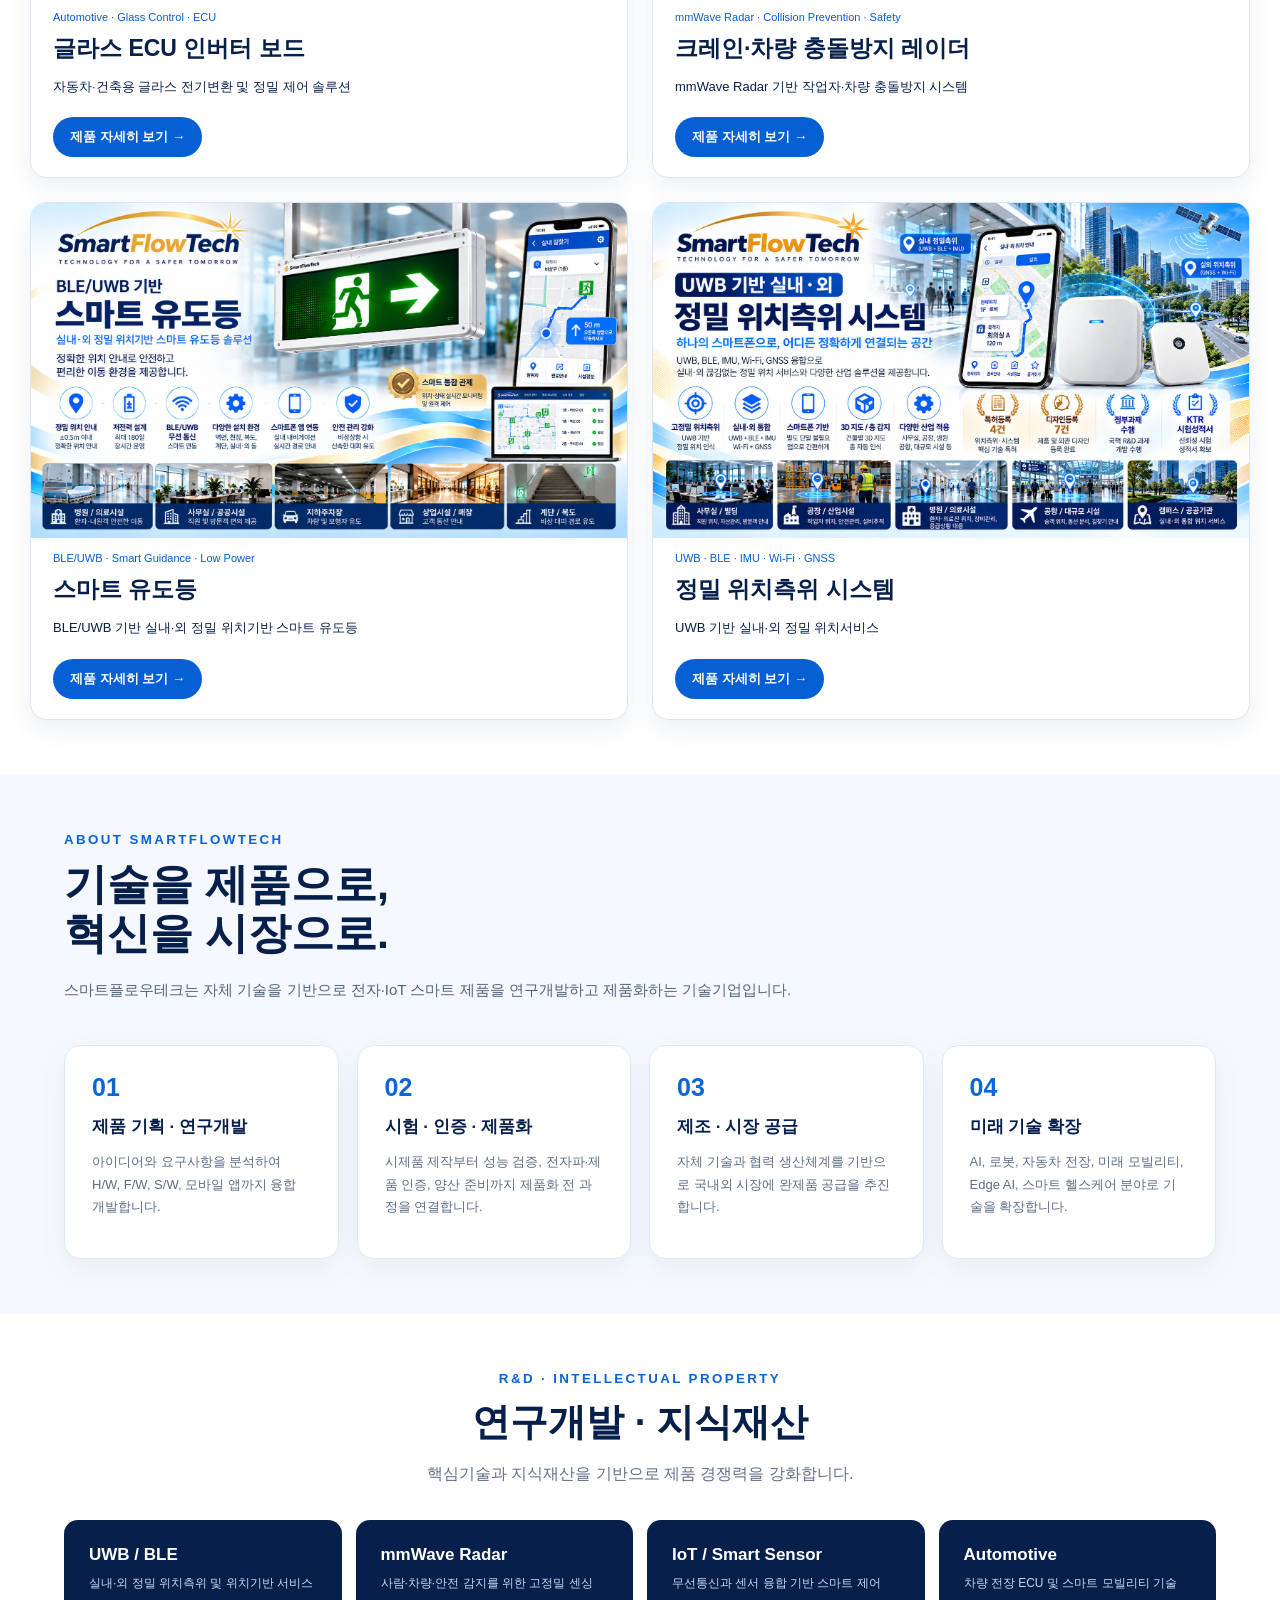
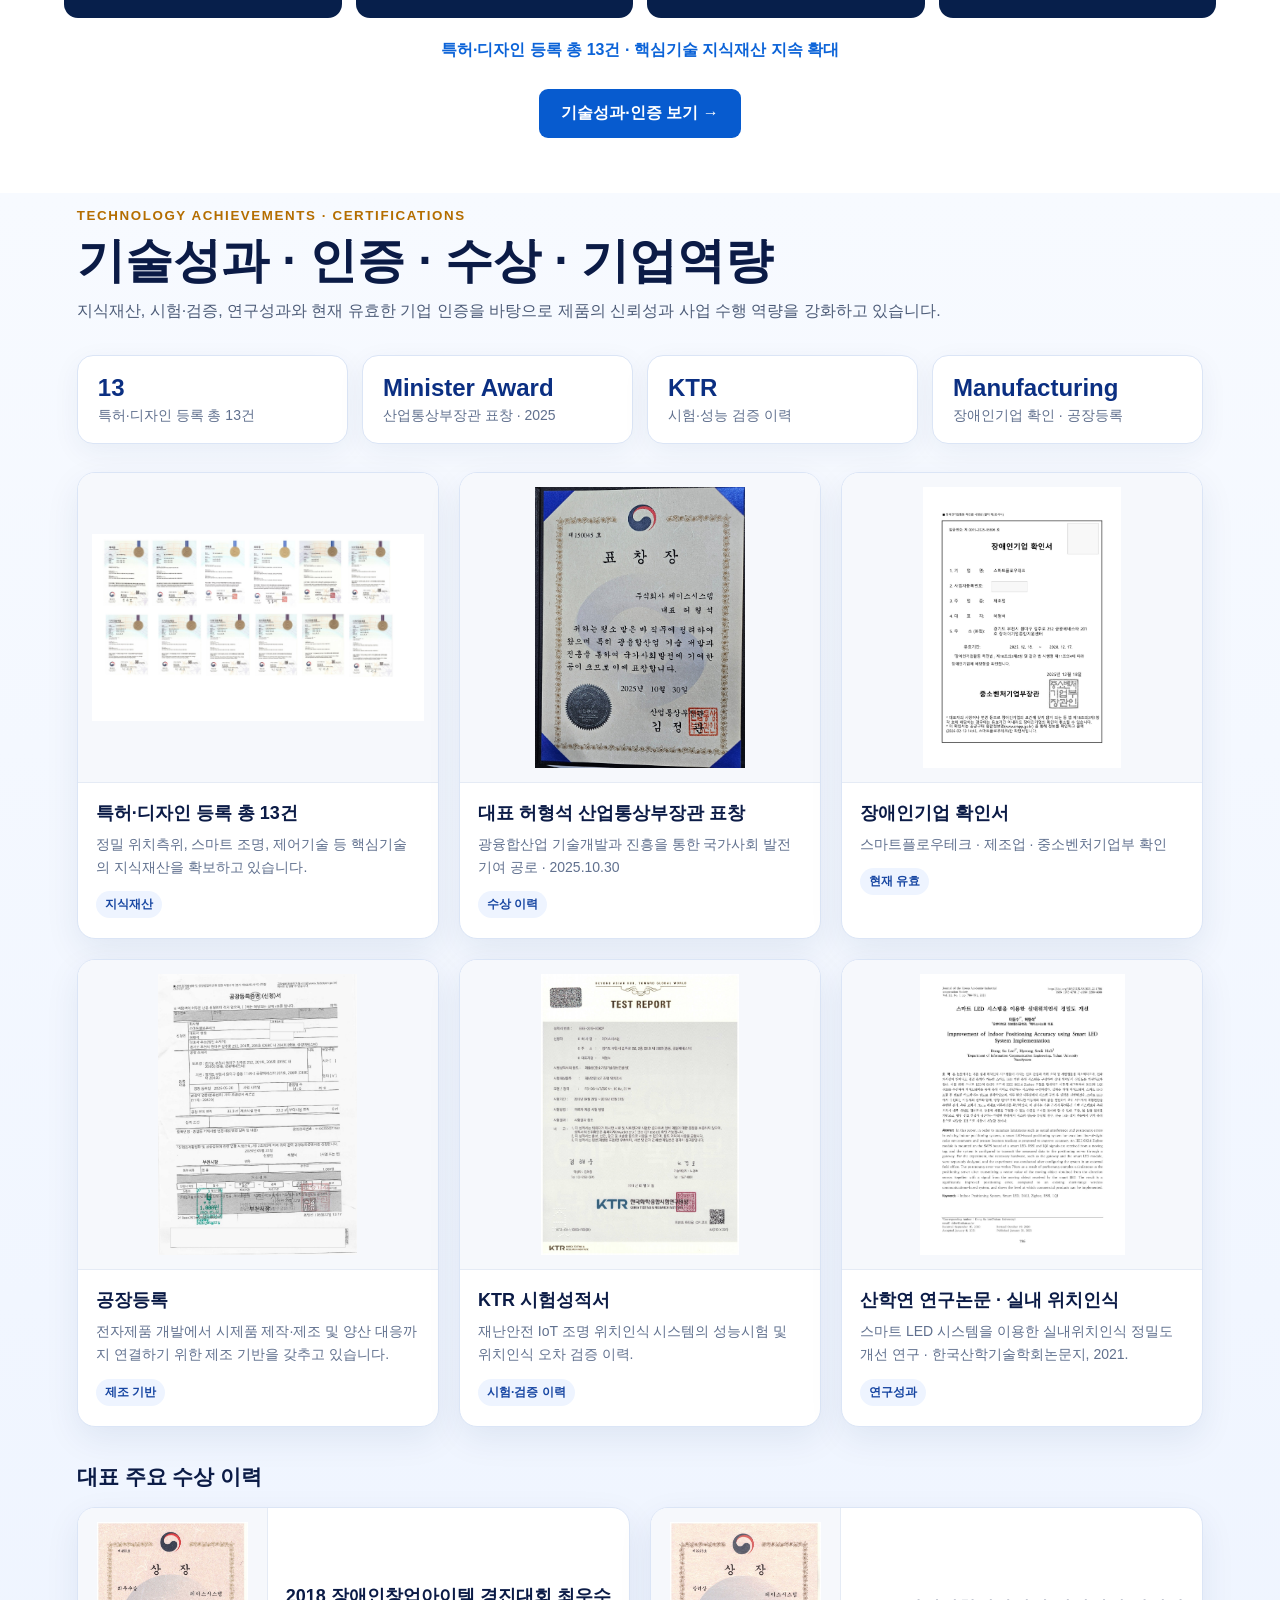
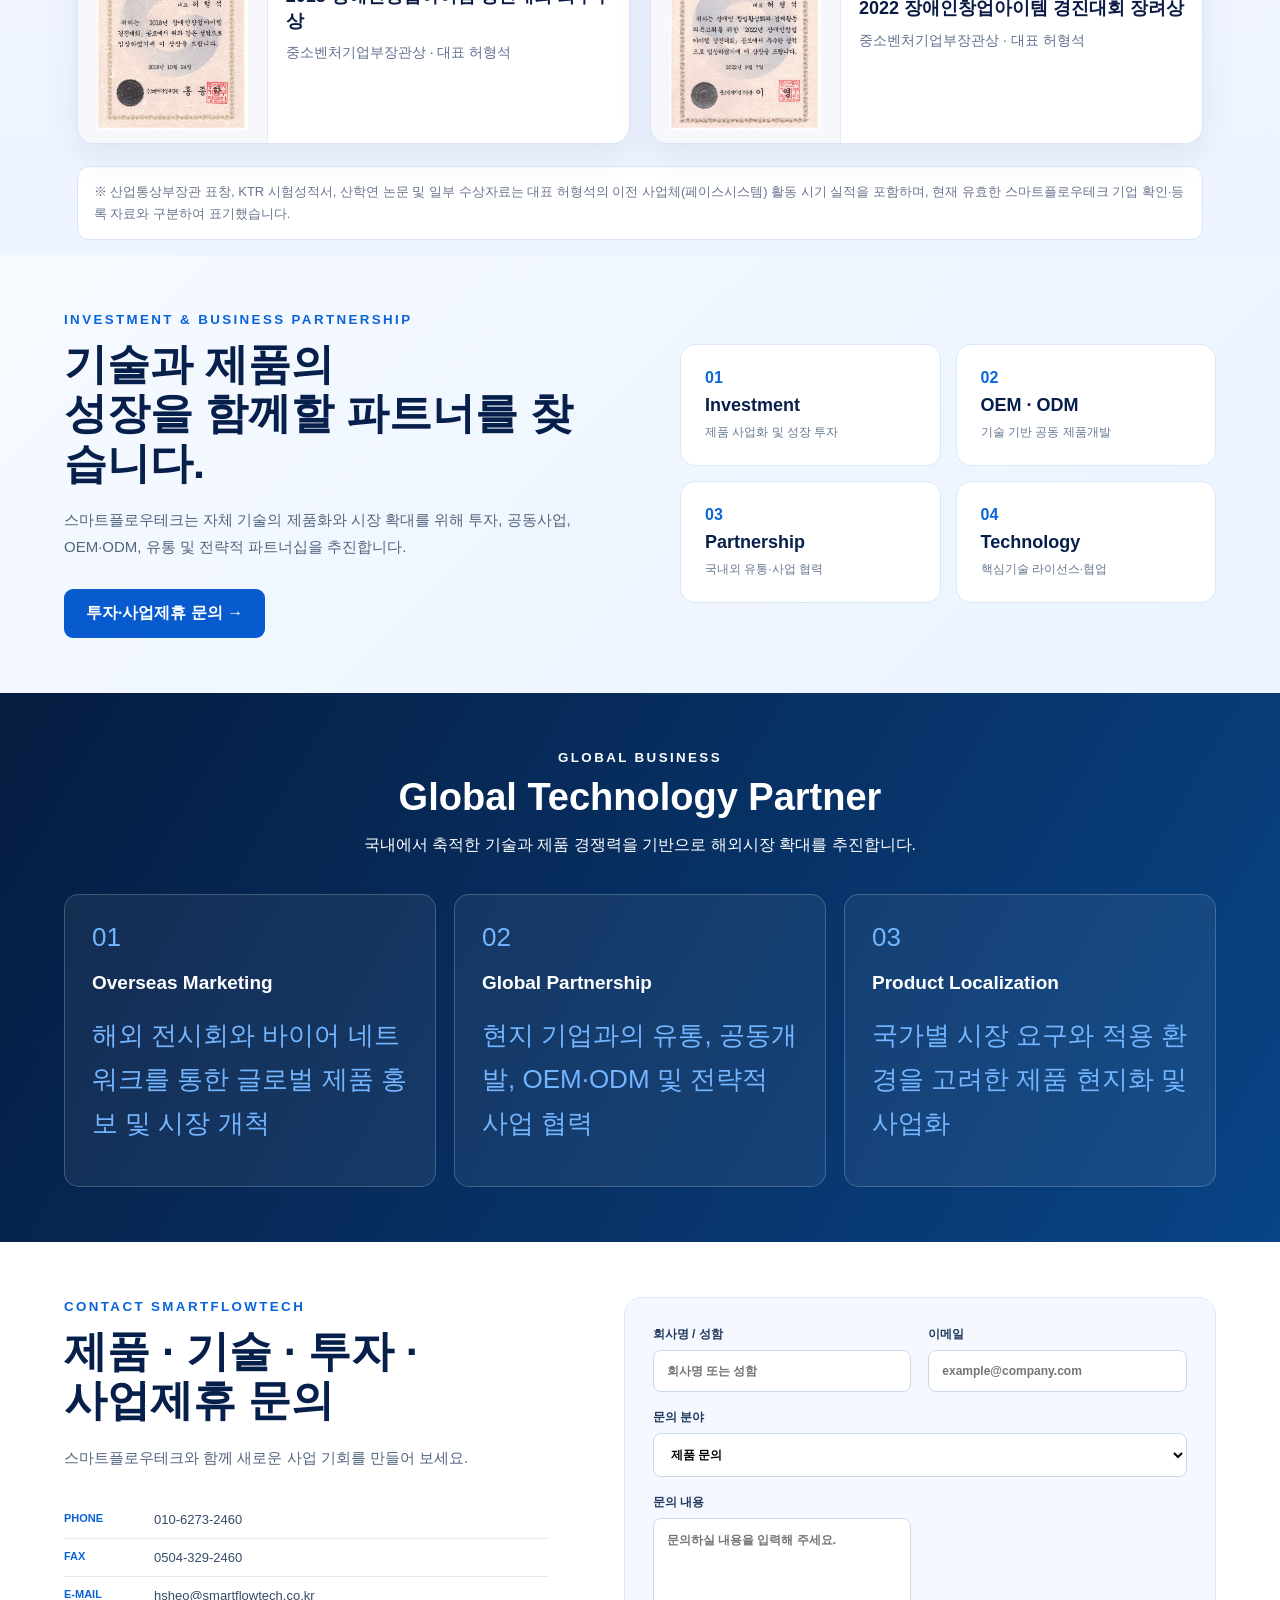
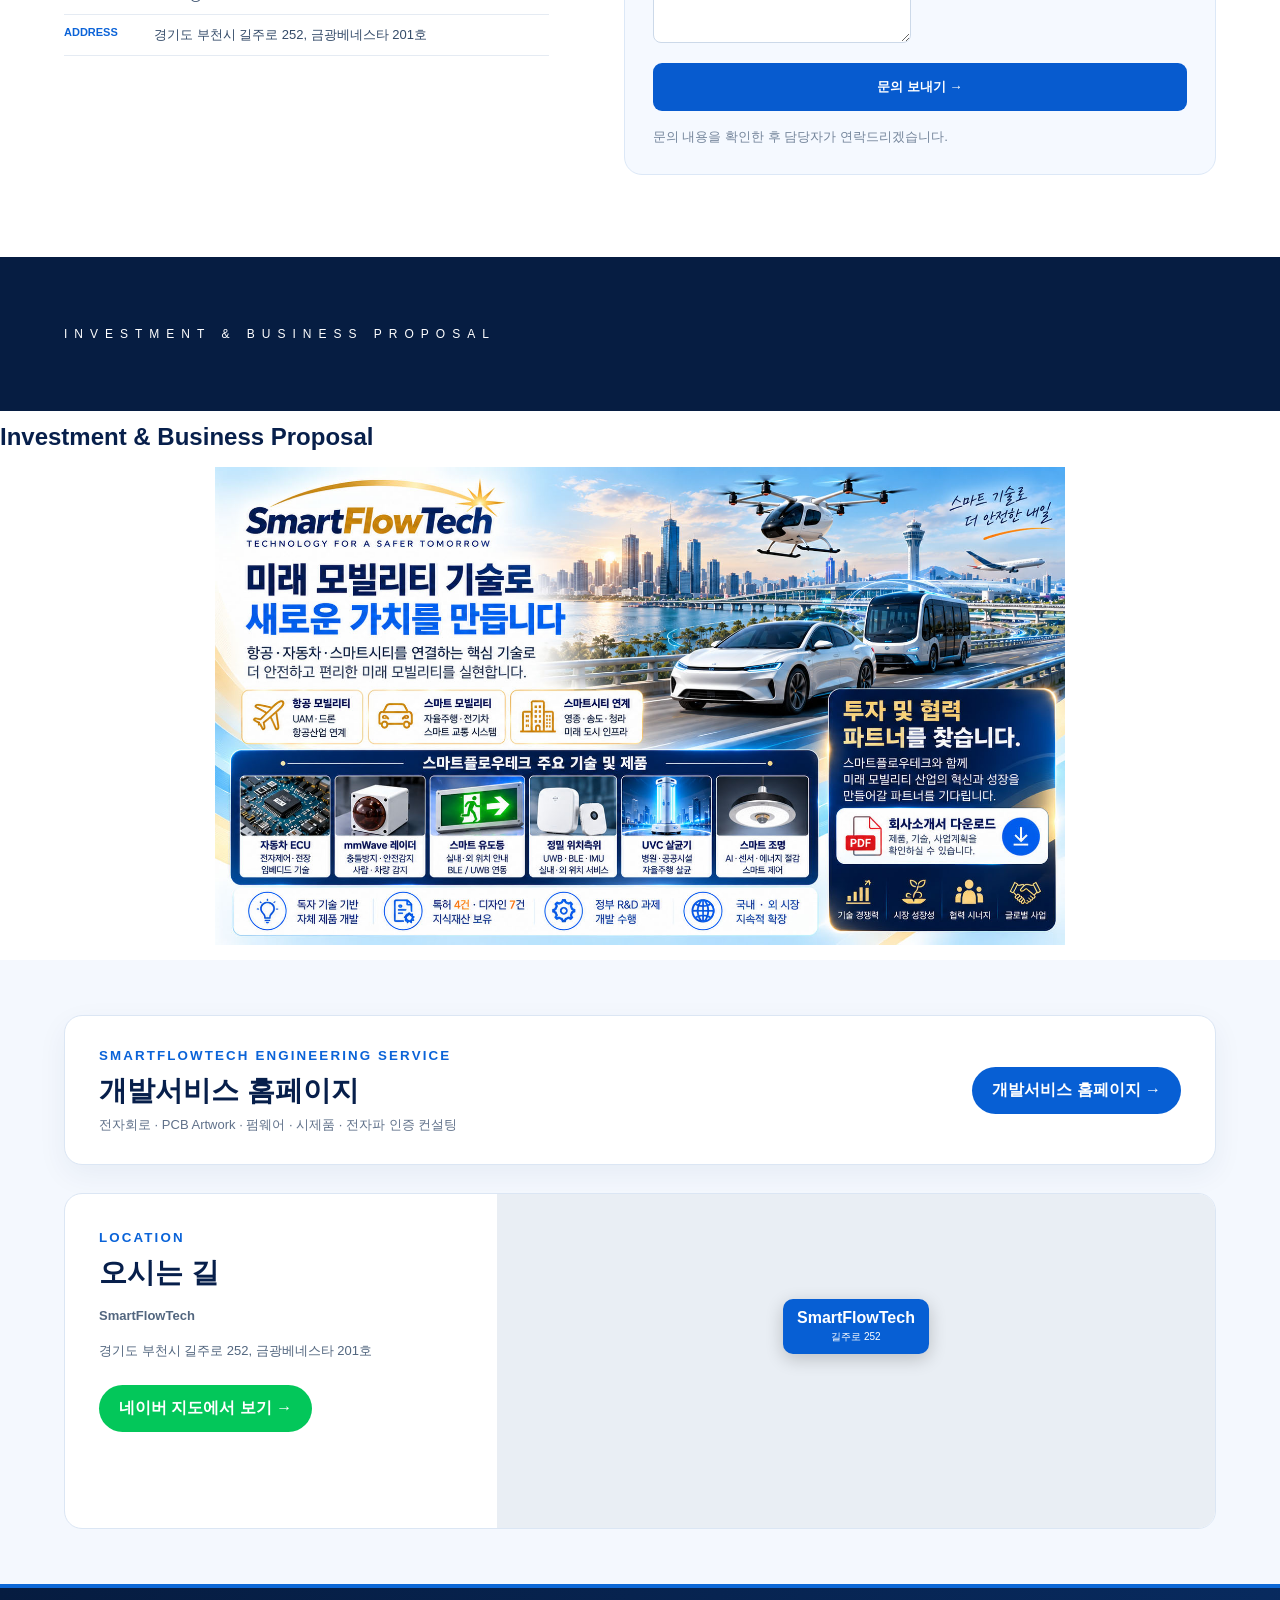
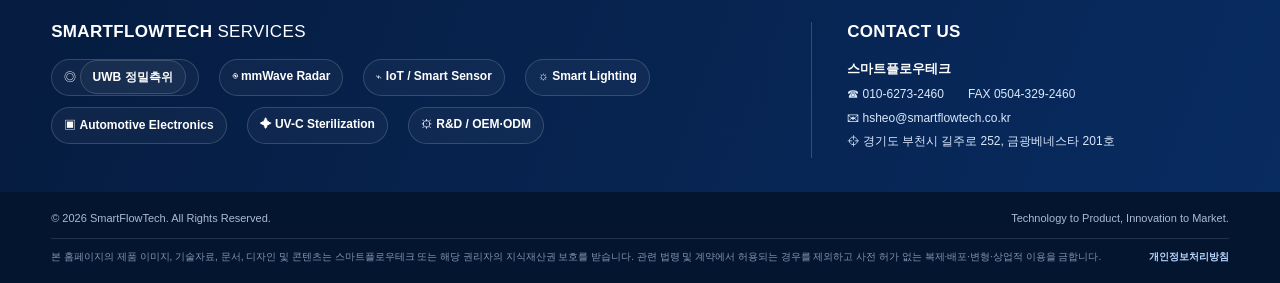
<file: index_smartflowtech_V3.html>
<!doctype html>
<html lang="ko">
<head>
<meta charset="utf-8">
<meta name="viewport" content="width=device-width,initial-scale=1">
<title>SmartFlowTech | Technology for a Safer and Smarter World</title>
<meta name="description" content="UWB, mmWave Radar, IoT, Smart Sensor, UV-C, Smart Lighting, Automotive technology and products.">
<link rel="stylesheet" href="style.css">

<style>
/* Technology achievements / certifications - 2026-10 update */
.achievements-section{
  padding:88px 6%;
  background:linear-gradient(180deg,#f7faff 0%,#eef4ff 100%);
  color:#0b1b46;
}
.achievements-section .achievement-head{
  max-width:1180px;
  margin:0 auto 30px;
}
.achievements-section .achievement-head small{
  display:block;
  color:#b46d00;
  font-weight:800;
  letter-spacing:.12em;
  margin-bottom:10px;
}
.achievements-section .achievement-head h2{
  margin:0 0 12px;
  font-size:clamp(30px,4vw,48px);
  line-height:1.16;
}
.achievements-section .achievement-head p{
  margin:0;
  max-width:880px;
  color:#4d5c78;
  line-height:1.75;
}
.achievement-stats{
  max-width:1180px;
  margin:0 auto 28px;
  display:grid;
  grid-template-columns:repeat(4,minmax(0,1fr));
  gap:14px;
}
.achievement-stats div{
  background:#fff;
  border:1px solid #dbe5f6;
  border-radius:16px;
  padding:18px 20px;
  box-shadow:0 8px 28px rgba(17,50,100,.06);
}
.achievement-stats strong{
  display:block;
  font-size:24px;
  color:#0b2f82;
  margin-bottom:5px;
}
.achievement-stats span{
  display:block;
  color:#60708e;
  font-size:14px;
}
.achievement-grid{
  max-width:1180px;
  margin:0 auto;
  display:grid;
  grid-template-columns:repeat(3,minmax(0,1fr));
  gap:20px;
}
.achievement-card{
  margin:0;
  background:#fff;
  border:1px solid #dbe5f6;
  border-radius:18px;
  overflow:hidden;
  box-shadow:0 12px 34px rgba(17,50,100,.08);
  display:flex;
  flex-direction:column;
  min-width:0;
}
.achievement-card .doc-img{
  height:310px;
  background:#f6f8fc;
  display:flex;
  align-items:center;
  justify-content:center;
  padding:14px;
  border-bottom:1px solid #e5ebf5;
}
.achievement-card .doc-img img{
  width:100%;
  height:100%;
  object-fit:contain;
  display:block;
}
.achievement-card figcaption{
  padding:18px 18px 20px;
}
.achievement-card b{
  display:block;
  font-size:18px;
  line-height:1.35;
  margin-bottom:8px;
  color:#0b1b46;
}
.achievement-card p{
  margin:0;
  font-size:14px;
  line-height:1.65;
  color:#60708e;
}
.achievement-card .tag{
  display:inline-block;
  margin-top:12px;
  padding:5px 9px;
  border-radius:999px;
  background:#eef4ff;
  color:#1746a2;
  font-size:12px;
  font-weight:700;
}
.achievement-subhead{
  max-width:1180px;
  margin:36px auto 16px;
  font-size:21px;
}
.achievement-history{
  max-width:1180px;
  margin:0 auto;
  display:grid;
  grid-template-columns:repeat(2,minmax(0,1fr));
  gap:20px;
}
.achievement-history .achievement-card{
  display:grid;
  grid-template-columns:190px 1fr;
}
.achievement-history .achievement-card .doc-img{
  height:235px;
  border-bottom:0;
  border-right:1px solid #e5ebf5;
}
.achievement-history .achievement-card figcaption{
  display:flex;
  flex-direction:column;
  justify-content:center;
}
.achievement-note{
  max-width:1180px;
  margin:22px auto 0;
  padding:14px 16px;
  border-radius:12px;
  background:#fff;
  border:1px solid #dbe5f6;
  color:#68758e;
  font-size:13px;
  line-height:1.7;
}
@media (max-width:980px){
  .achievement-stats{grid-template-columns:repeat(2,minmax(0,1fr));}
  .achievement-grid{grid-template-columns:repeat(2,minmax(0,1fr));}
  .achievement-history{grid-template-columns:1fr;}
}
@media (max-width:640px){
  .achievements-section{padding:64px 20px;}
  .achievement-stats,.achievement-grid{grid-template-columns:1fr;}
  .achievement-card .doc-img{height:280px;}
  .achievement-history .achievement-card{grid-template-columns:1fr;}
  .achievement-history .achievement-card .doc-img{
    height:280px;border-right:0;border-bottom:1px solid #e5ebf5;
  }
}
</style>
</head>
<body>
<header class="top">
  <a class="logo" href="#home"><img src="smartflowtech_logo_new.png" alt="SmartFlowTech"></a>
  <nav>
    <a href="#company"><b>COMPANY</b><small data-ko="회사소개" data-en="About Us">회사소개</small></a>
    <a href="#products"><b>PRODUCTS</b><small data-ko="제품·서비스" data-en="Products">제품·서비스</small></a>
    <a href="#technology"><b>TECHNOLOGY</b><small data-ko="핵심기술" data-en="Core Technology">핵심기술</small></a>
    <a href="#rnd"><b>R&D·IP</b><small data-ko="연구개발·지재권" data-en="R&D · IP">연구개발·지재권</small></a>
    <a href="#investment"><b>INVESTMENT</b><small data-ko="투자제안" data-en="Investment">투자제안</small></a>
    <a href="#global"><b>GLOBAL</b><small data-ko="글로벌 사업" data-en="Global Business">글로벌 사업</small></a>
    <a href="#contact"><b>CONTACT</b><small data-ko="문의하기" data-en="Contact Us">문의하기</small></a>
  </nav>
  <div class="lang"><button onclick="setLang('ko')" id="krBtn" class="active">KR</button><span>|</span><button onclick="setLang('en')" id="enBtn">EN</button></div>
  <a class="contactBtn" href="#contact">✉ &nbsp; <span data-ko="문의하기" data-en="Contact">문의하기</span></a>
</header>

<main id="home">
<section class="hero">
 <div class="heroShade"></div>
 <div class="heroText">
   <div class="eyebrow">S M A R T F L O W T E C H</div>
   <h1>Technology for a Safer<br>and Smarter World</h1>
   <p><span data-ko="UWB 정밀측위, mmWave 레이더, IoT, 스마트 센서, UV-C 살균, 스마트 조명까지&lt;br&gt;사람과 공간을 더 안전하고 스마트하게 만드는 기술, 스마트플로우테크가 만듭니다." data-en="From UWB positioning and mmWave radar to IoT, smart sensors, UV-C sterilization and smart lighting.&lt;br&gt;SmartFlowTech creates technology for safer, smarter spaces.">UWB 정밀측위, mmWave 레이더, IoT, 스마트 센서, UV-C 살균, 스마트 조명까지<br>사람과 공간을 더 안전하고 스마트하게 만드는 기술, 스마트플로우테크가 만듭니다.</span></p>
   <div class="values">
     <div>◉<b>SAFETY</b><span>안전한 공간</span></div>
     <div>⚙<b>SMART</b><span>스마트 기술</span></div>
     <div>◒<b>CLEAN</b><span>건강한 환경</span></div>
     <div>◎<b>GLOBAL</b><span>글로벌 시장</span></div>
   </div>
 </div>

 <div class="hero-tech-showcase" id="technology">
   <div class="hero-tech-title"><span data-ko="CORE TECHNOLOGY" data-en="CORE TECHNOLOGY">CORE TECHNOLOGY</span></div>
   <div class="hero-tech-grid">
     <div class="ht"><i>◎</i><b data-ko="정밀 위치측위" data-en="Precision Positioning">정밀 위치측위</b><span data-ko="UWB · 정밀측위" data-en="UWB · 정밀측위">UWB · 정밀측위</span></div>
     <div class="ht"><i>◉</i><b data-ko="mmWave 레이더" data-en="mmWave Radar">mmWave 레이더</b><span data-ko="고정밀 감지" data-en="Precision Sensing">고정밀 감지</span></div>
     <div class="ht"><i>☀</i><b data-ko="UV-C 살균" data-en="UV-C Sterilization">UV-C 살균</b><span data-ko="스마트 살균" data-en="Smart Sterilization">스마트 살균</span></div>
     <div class="ht"><i>▣</i><b data-ko="자동차 전장" data-en="Automotive Electronics">자동차 전장</b><span data-ko="ECU · Mobility" data-en="ECU · Mobility">ECU · Mobility</span></div>
     <div class="ht"><i>◌</i><b data-ko="스마트 조명" data-en="Smart Lighting">스마트 조명</b><span data-ko="에너지 절감" data-en="Energy Saving">에너지 절감</span></div>
     <div class="ht"><i>◎</i><b data-ko="글로벌 사업" data-en="Global Business">글로벌 사업</b><span data-ko="해외시장 확대" data-en="Global Expansion">해외시장 확대</span></div>
   </div>
 </div>
</section>

<section class="products" id="products">
 <div class="productLead">
  <div class="eyebrow">S M A R T F L O W T E C H</div>
  <h2 data-ko="6대 핵심 제품" data-en="6 Core Products">6대 핵심 제품</h2>
  <p data-ko="스마트플로우테크의 핵심 제품군" data-en="SmartFlowTech Core Product Portfolio">스마트플로우테크의 핵심 제품군</p><i></i>
 </div>
 </section>


<section class="cards product-showcase" id="product-detail">
 <article class="product-card">
  <img src="02_1_mobile_uvc.jpg" alt="모바일 UV-C 살균기">
  <div><div class="tags" data-ko="UV-C 살균 · 병원·의료시설 · 스마트폰 앱 제어" data-en="UV-C Sterilization · Medical Facilities · App Control">UV-C 살균 · 병원·의료시설 · 스마트폰 앱 제어</div>
  <h3 data-ko="모바일 UV-C 살균기" data-en="Mobile UV-C Sterilization System">모바일 UV-C 살균기</h3>
  <p data-ko="병원·의료시설을 위한 이동형 UV-C 살균 솔루션" data-en="Mobile UV-C sterilization solution for hospitals and medical facilities">병원·의료시설을 위한 이동형 UV-C 살균 솔루션</p>
  <button class="detail-btn" onclick="toggleDetail(this)" data-ko="제품 자세히 보기 →" data-en="View Product Details →">제품 자세히 보기 →</button>
  <div class="detail-panel"><b data-ko="주요 특징" data-en="Key Features">주요 특징</b><p data-ko="UV-C 살균 · 이동형 구조 · 자동 주행 기능 개발 · 스마트폰 앱 제어 · 병원·의료·공공시설 적용" data-en="UV-C sterilization · Mobile structure · Automatic driving · Smartphone app control · Hospitals, medical and public facilities">UV-C 살균 · 이동형 구조 · 자동 주행 기능 개발 · 스마트폰 앱 제어 · 병원·의료·공공시설 적용</p></div></div>
 </article>
 <article class="product-card">
  <img src="02_2_indoor_positioning_light.jpg" alt="실내 위치인식 스마트 조명">
  <div><div class="tags">UWB/BLE · AI · Smart Lighting</div>
  <h3 data-ko="실내 위치인식 스마트 조명" data-en="Indoor Positioning Smart Lighting">실내 위치인식 스마트 조명</h3>
  <p data-ko="UWB/BLE 기반 AI 실내 위치인식 조명 솔루션" data-en="AI indoor positioning smart lighting based on UWB/BLE">UWB/BLE 기반 AI 실내 위치인식 조명 솔루션</p>
  <button class="detail-btn" onclick="toggleDetail(this)" data-ko="제품 자세히 보기 →" data-en="View Product Details →">제품 자세히 보기 →</button>
  <div class="detail-panel"><b data-ko="주요 특징" data-en="Key Features">주요 특징</b><p data-ko="정밀 위치추적 · 스마트 조명 제어 · BLE/UWB 무선통신 · 실시간 모니터링" data-en="Precision positioning · Smart lighting control · BLE/UWB wireless · Real-time monitoring">정밀 위치추적 · 스마트 조명 제어 · BLE/UWB 무선통신 · 실시간 모니터링</p></div></div>
 </article>
 <article class="product-card">
  <img src="02_3_glass_ecu.jpg" alt="글라스 ECU 인버터 보드">
  <div><div class="tags">Automotive · Glass Control · ECU</div>
  <h3 data-ko="글라스 ECU 인버터 보드" data-en="Glass ECU Inverter Board">글라스 ECU 인버터 보드</h3>
  <p data-ko="자동차·건축용 글라스 전기변환 및 정밀 제어 솔루션" data-en="Power conversion and precision glass control for automotive and architectural applications">자동차·건축용 글라스 전기변환 및 정밀 제어 솔루션</p>
  <button class="detail-btn" onclick="toggleDetail(this)" data-ko="제품 자세히 보기 →" data-en="View Product Details →">제품 자세히 보기 →</button>
  <div class="detail-panel"><b data-ko="주요 특징" data-en="Key Features">주요 특징</b><p data-ko="고효율 설계 · 고신뢰성 · 다양한 글라스 제품 적용 · 소형화 설계" data-en="High efficiency · High reliability · Multiple glass applications · Compact design">고효율 설계 · 고신뢰성 · 다양한 글라스 제품 적용 · 소형화 설계</p></div></div>
 </article>
 <article class="product-card">
  <img src="02_4_crane_collision_radar.jpg" alt="크레인 차량 충돌방지 레이더">
  <div><div class="tags">mmWave Radar · Collision Prevention · Safety</div>
  <h3 data-ko="크레인·차량 충돌방지 레이더" data-en="Crane & Vehicle Collision Prevention Radar">크레인·차량 충돌방지 레이더</h3>
  <p data-ko="mmWave Radar 기반 작업자·차량 충돌방지 시스템" data-en="mmWave radar collision prevention system for workers and vehicles">mmWave Radar 기반 작업자·차량 충돌방지 시스템</p>
  <button class="detail-btn" onclick="toggleDetail(this)" data-ko="제품 자세히 보기 →" data-en="View Product Details →">제품 자세히 보기 →</button>
  <div class="detail-panel"><b data-ko="주요 특징" data-en="Key Features">주요 특징</b><p data-ko="충돌 사전 감지 · 실시간 경보 · 다양한 환경 적용 · 작업자 안전 확보" data-en="Pre-collision detection · Real-time alerts · Multiple environments · Worker safety">충돌 사전 감지 · 실시간 경보 · 다양한 환경 적용 · 작업자 안전 확보</p></div></div>
 </article>
 <article class="product-card">
  <img src="02_5_smart_guidance_light.jpg" alt="스마트 유도등">
  <div><div class="tags">BLE/UWB · Smart Guidance · Low Power</div>
  <h3 data-ko="스마트 유도등" data-en="BLE/UWB Smart Guidance Light">스마트 유도등</h3>
  <p data-ko="BLE/UWB 기반 실내·외 정밀 위치기반 스마트 유도등" data-en="BLE/UWB smart guidance light for indoor and outdoor positioning">BLE/UWB 기반 실내·외 정밀 위치기반 스마트 유도등</p>
  <button class="detail-btn" onclick="toggleDetail(this)" data-ko="제품 자세히 보기 →" data-en="View Product Details →">제품 자세히 보기 →</button>
  <div class="detail-panel"><b data-ko="주요 특징" data-en="Key Features">주요 특징</b><p data-ko="정밀 위치 안내 · 저전력 설계 · BLE/UWB 무선통신 · 다양한 설치 환경" data-en="Precision guidance · Low power · BLE/UWB wireless · Flexible installation">정밀 위치 안내 · 저전력 설계 · BLE/UWB 무선통신 · 다양한 설치 환경</p></div></div>
 </article>
 <article class="product-card">
  <img src="02_6_precision_positioning.jpg" alt="정밀 위치측위 시스템">
  <div><div class="tags">UWB · BLE · IMU · Wi-Fi · GNSS</div>
  <h3 data-ko="정밀 위치측위 시스템" data-en="Precision Positioning System">정밀 위치측위 시스템</h3>
  <p data-ko="UWB 기반 실내·외 정밀 위치서비스" data-en="UWB-based indoor and outdoor precision positioning service">UWB 기반 실내·외 정밀 위치서비스</p>
  <button class="detail-btn" onclick="toggleDetail(this)" data-ko="제품 자세히 보기 →" data-en="View Product Details →">제품 자세히 보기 →</button>
  <div class="detail-panel"><b data-ko="주요 특징" data-en="Key Features">주요 특징</b><p data-ko="UWB·BLE·IMU·Wi-Fi·GNSS 융합 · 스마트폰 기반 · 실내·외 통합 · 3D 지도/층감지" data-en="UWB·BLE·IMU·Wi-Fi·GNSS fusion · Smartphone-based · Indoor/outdoor integration · 3D map/floor detection">UWB·BLE·IMU·Wi-Fi·GNSS 융합 · 스마트폰 기반 · 실내·외 통합 · 3D 지도/층감지</p></div></div>
 </article>
</section>


<section class="company-section" id="company">
 <div class="section-head">
   <small>ABOUT SMARTFLOWTECH</small>
   <h2><span data-ko="기술을 제품으로,<br>혁신을 시장으로." data-en="Technology to Product,<br>Innovation to Market.">기술을 제품으로,<br>혁신을 시장으로.</span></h2>
   <p><span data-ko="스마트플로우테크는 자체 기술을 기반으로 전자·IoT 스마트 제품을 연구개발하고 제품화하는 기술기업입니다." data-en="SmartFlowTech is a technology company that develops and commercializes electronic and IoT smart products based on its own technologies.">스마트플로우테크는 자체 기술을 기반으로 전자·IoT 스마트 제품을 연구개발하고 제품화하는 기술기업입니다.</span></p>
 </div>
 <div class="company-grid">
   <article><b>01</b><h3><span data-ko="제품 기획 · 연구개발" data-en="Product Planning & R&D">제품 기획 · 연구개발</span></h3><p><span data-ko="아이디어와 요구사항을 분석하여 H/W, F/W, S/W, 모바일 앱까지 융합 개발합니다." data-en="We integrate H/W, F/W, S/W and mobile apps from ideas and customer requirements.">아이디어와 요구사항을 분석하여 H/W, F/W, S/W, 모바일 앱까지 융합 개발합니다.</span></p></article>
   <article><b>02</b><h3><span data-ko="시험 · 인증 · 제품화" data-en="Testing · Certification · Productization">시험 · 인증 · 제품화</span></h3><p><span data-ko="시제품 제작부터 성능 검증, 전자파·제품 인증, 양산 준비까지 제품화 전 과정을 연결합니다." data-en="We connect the full productization process from prototyping and performance verification to EMC/product certification and mass-production preparation.">시제품 제작부터 성능 검증, 전자파·제품 인증, 양산 준비까지 제품화 전 과정을 연결합니다.</span></p></article>
   <article><b>03</b><h3><span data-ko="제조 · 시장 공급" data-en="Manufacturing & Market Supply">제조 · 시장 공급</span></h3><p><span data-ko="자체 기술과 협력 생산체계를 기반으로 국내외 시장에 완제품 공급을 추진합니다." data-en="We supply finished products to domestic and global markets through our technology and manufacturing partnerships.">자체 기술과 협력 생산체계를 기반으로 국내외 시장에 완제품 공급을 추진합니다.</span></p></article>
   <article><b>04</b><h3><span data-ko="미래 기술 확장" data-en="Future Technology Expansion">미래 기술 확장</span></h3><p><span data-ko="AI, 로봇, 자동차 전장, 미래 모빌리티, Edge AI, 스마트 헬스케어 분야로 기술을 확장합니다." data-en="We are expanding into AI, robotics, automotive electronics, future mobility, Edge AI and smart healthcare.">AI, 로봇, 자동차 전장, 미래 모빌리티, Edge AI, 스마트 헬스케어 분야로 기술을 확장합니다.</span></p></article>
 </div>
</section>

<section class="rnd-section" id="rnd">
 <div class="section-title"><small>R&D · INTELLECTUAL PROPERTY</small><h2><span data-ko="연구개발 · 지식재산" data-en="Research & Intellectual Property">연구개발 · 지식재산</span></h2><p><span data-ko="핵심기술과 지식재산을 기반으로 제품 경쟁력을 강화합니다." data-en="We strengthen product competitiveness through core technologies and intellectual property.">핵심기술과 지식재산을 기반으로 제품 경쟁력을 강화합니다.</span></p></div>
 <div class="rnd-grid">
   <div><strong>UWB / BLE</strong><span><span data-ko="실내·외 정밀 위치측위 및 위치기반 서비스" data-en="Indoor/outdoor precision positioning and location-based services">실내·외 정밀 위치측위 및 위치기반 서비스</span></span></div>
   <div><strong>mmWave Radar</strong><span><span data-ko="사람·차량·안전 감지를 위한 고정밀 센싱" data-en="High-precision sensing for people, vehicles and safety applications">사람·차량·안전 감지를 위한 고정밀 센싱</span></span></div>
   <div><strong>IoT / Smart Sensor</strong><span><span data-ko="무선통신과 센서 융합 기반 스마트 제어" data-en="Smart control based on wireless communications and sensor fusion">무선통신과 센서 융합 기반 스마트 제어</span></span></div>
   <div><strong>Automotive</strong><span><span data-ko="차량 전장 ECU 및 스마트 모빌리티 기술" data-en="Automotive ECU and smart mobility technologies">차량 전장 ECU 및 스마트 모빌리티 기술</span></span></div>
 </div>
 <div class="ip-note"><span data-ko="특허·디자인 등록 총 13건 · 핵심기술 지식재산 지속 확대" data-en="13 registered patents & designs · Continued expansion of core intellectual property">특허·디자인 등록 총 13건 · 핵심기술 지식재산 지속 확대</span></div>
 <div style="text-align:center;margin-top:14px;"><a href="#certifications" class="section-btn"><span data-ko="기술성과·인증 보기 →" data-en="View Achievements & Certifications →">기술성과·인증 보기 →</span></a></div>
</section>


<section class="achievements-section" id="certifications">
  <div class="achievement-head">
    <small>TECHNOLOGY ACHIEVEMENTS · CERTIFICATIONS</small>
    <h2><span data-ko="기술성과 · 인증 · 수상 · 기업역량" data-en="Technology Achievements · Certifications · Awards">기술성과 · 인증 · 수상 · 기업역량</span></h2>
    <p>
      <span data-ko="지식재산, 시험·검증, 연구성과와 현재 유효한 기업 인증을 바탕으로 제품의 신뢰성과 사업 수행 역량을 강화하고 있습니다."
            data-en="We strengthen product reliability and business execution through intellectual property, testing, research achievements and current corporate certifications.">
        지식재산, 시험·검증, 연구성과와 현재 유효한 기업 인증을 바탕으로 제품의 신뢰성과 사업 수행 역량을 강화하고 있습니다.
      </span>
    </p>
  </div>

  <div class="achievement-stats">
    <div><strong>13</strong><span data-ko="특허·디자인 등록 총 13건" data-en="13 registered patents & designs">특허·디자인 등록 총 13건</span></div>
    <div><strong>Minister Award</strong><span data-ko="산업통상부장관 표창 · 2025" data-en="Ministerial Commendation · 2025">산업통상부장관 표창 · 2025</span></div>
    <div><strong>KTR</strong><span data-ko="시험·성능 검증 이력" data-en="Testing & performance verification">시험·성능 검증 이력</span></div>
    <div><strong>Manufacturing</strong><span data-ko="장애인기업 확인 · 공장등록" data-en="Certified disabled-owned business · Factory registration">장애인기업 확인 · 공장등록</span></div>
  </div>

  <div class="achievement-grid">
    <figure class="achievement-card">
      <div class="doc-img"><img src="achievement-ip-13.jpg" alt="SmartFlowTech 특허 및 디자인 등록 대표 이미지" loading="lazy"></div>
      <figcaption>
        <b><span data-ko="특허·디자인 등록 총 13건" data-en="13 Registered Patents & Designs">특허·디자인 등록 총 13건</span></b>
        <p><span data-ko="정밀 위치측위, 스마트 조명, 제어기술 등 핵심기술의 지식재산을 확보하고 있습니다." data-en="Intellectual property covering precision positioning, smart lighting and control technologies.">정밀 위치측위, 스마트 조명, 제어기술 등 핵심기술의 지식재산을 확보하고 있습니다.</span></p>
        <span class="tag" data-ko="지식재산" data-en="Intellectual Property">지식재산</span>
      </figcaption>
    </figure>

    <figure class="achievement-card">
      <div class="doc-img"><img src="achievement-minister-award-2025.jpg" alt="대표 허형석 산업통상부장관 표창장" loading="lazy"></div>
      <figcaption>
        <b><span data-ko="대표 허형석 산업통상부장관 표창" data-en="Ministerial Commendation to CEO Hyeong Seok Huh">대표 허형석 산업통상부장관 표창</span></b>
        <p><span data-ko="광융합산업 기술개발과 진흥을 통한 국가사회 발전 기여 공로 · 2025.10.30" data-en="Commendation for contributions to technology development and advancement of the photonics convergence industry · Oct. 30, 2025">광융합산업 기술개발과 진흥을 통한 국가사회 발전 기여 공로 · 2025.10.30</span></p>
        <span class="tag" data-ko="수상 이력" data-en="Award">수상 이력</span>
      </figcaption>
    </figure>

    <figure class="achievement-card">
      <div class="doc-img"><img src="achievement-disabled-business.jpg" alt="스마트플로우테크 장애인기업 확인서" loading="lazy"></div>
      <figcaption>
        <b><span data-ko="장애인기업 확인서" data-en="Certified Disabled-Owned Business">장애인기업 확인서</span></b>
        <p><span data-ko="스마트플로우테크 · 제조업 · 중소벤처기업부 확인" data-en="SmartFlowTech · Manufacturing · Certified by the Ministry of SMEs and Startups">스마트플로우테크 · 제조업 · 중소벤처기업부 확인</span></p>
        <span class="tag" data-ko="현재 유효" data-en="Current">현재 유효</span>
      </figcaption>
    </figure>

    <figure class="achievement-card">
      <div class="doc-img"><img src="achievement-factory-registration.jpg" alt="스마트플로우테크 공장등록 증명 자료" loading="lazy"></div>
      <figcaption>
        <b><span data-ko="공장등록" data-en="Factory Registration">공장등록</span></b>
        <p><span data-ko="전자제품 개발에서 시제품 제작·제조 및 양산 대응까지 연결하기 위한 제조 기반을 갖추고 있습니다." data-en="Manufacturing foundation supporting prototyping, production and mass-production transition.">전자제품 개발에서 시제품 제작·제조 및 양산 대응까지 연결하기 위한 제조 기반을 갖추고 있습니다.</span></p>
        <span class="tag" data-ko="제조 기반" data-en="Manufacturing">제조 기반</span>
      </figcaption>
    </figure>

    <figure class="achievement-card">
      <div class="doc-img"><img src="achievement-ktr-2019.jpg" alt="KTR 시험성적서 대표 이미지" loading="lazy"></div>
      <figcaption>
        <b><span data-ko="KTR 시험성적서" data-en="KTR Test Report">KTR 시험성적서</span></b>
        <p><span data-ko="재난안전 IoT 조명 위치인식 시스템의 성능시험 및 위치인식 오차 검증 이력." data-en="Performance testing and positioning error verification for a disaster-safety IoT lighting positioning system.">재난안전 IoT 조명 위치인식 시스템의 성능시험 및 위치인식 오차 검증 이력.</span></p>
        <span class="tag" data-ko="시험·검증 이력" data-en="Testing History">시험·검증 이력</span>
      </figcaption>
    </figure>

    <figure class="achievement-card">
      <div class="doc-img"><img src="achievement-paper-2021.jpg" alt="스마트 LED 실내위치인식 산학연 논문 대표 이미지" loading="lazy"></div>
      <figcaption>
        <b><span data-ko="산학연 연구논문 · 실내 위치인식" data-en="Industry-Academic Research · Indoor Positioning">산학연 연구논문 · 실내 위치인식</span></b>
        <p><span data-ko="스마트 LED 시스템을 이용한 실내위치인식 정밀도 개선 연구 · 한국산학기술학회논문지, 2021." data-en="Research on improving indoor positioning accuracy using a smart LED system · Journal of the Korea Academia-Industrial Cooperation Society, 2021.">스마트 LED 시스템을 이용한 실내위치인식 정밀도 개선 연구 · 한국산학기술학회논문지, 2021.</span></p>
        <span class="tag" data-ko="연구성과" data-en="Research">연구성과</span>
      </figcaption>
    </figure>
  </div>

  <h3 class="achievement-subhead"><span data-ko="대표 주요 수상 이력" data-en="Selected Award History">대표 주요 수상 이력</span></h3>
  <div class="achievement-history">
    <figure class="achievement-card">
      <div class="doc-img"><img src="achievement-award-2018.jpg" alt="2018 장애인창업아이템 경진대회 최우수상" loading="lazy"></div>
      <figcaption>
        <b><span data-ko="2018 장애인창업아이템 경진대회 최우수상" data-en="2018 Startup Item Competition · Grand Prize">2018 장애인창업아이템 경진대회 최우수상</span></b>
        <p><span data-ko="중소벤처기업부장관상 · 대표 허형석" data-en="Awarded by the Minister of SMEs and Startups · Hyeong Seok Huh">중소벤처기업부장관상 · 대표 허형석</span></p>
      </figcaption>
    </figure>

    <figure class="achievement-card">
      <div class="doc-img"><img src="achievement-award-2022.jpg" alt="2022 장애인창업아이템 경진대회 장려상" loading="lazy"></div>
      <figcaption>
        <b><span data-ko="2022 장애인창업아이템 경진대회 장려상" data-en="2022 Startup Item Competition · Encouragement Award">2022 장애인창업아이템 경진대회 장려상</span></b>
        <p><span data-ko="중소벤처기업부장관상 · 대표 허형석" data-en="Awarded by the Minister of SMEs and Startups · Hyeong Seok Huh">중소벤처기업부장관상 · 대표 허형석</span></p>
      </figcaption>
    </figure>
  </div>

  <div class="achievement-note">
    <span data-ko="※ 산업통상부장관 표창, KTR 시험성적서, 산학연 논문 및 일부 수상자료는 대표 허형석의 이전 사업체(페이스시스템) 활동 시기 실적을 포함하며, 현재 유효한 스마트플로우테크 기업 확인·등록 자료와 구분하여 표기했습니다."
          data-en="※ The ministerial commendation, KTR test report, research paper and some awards include achievements from CEO Hyeong Seok Huh's previous business activities (FaceSystem). Current SmartFlowTech certifications and registrations are shown separately.">
      ※ 산업통상부장관 표창, KTR 시험성적서, 산학연 논문 및 일부 수상자료는 대표 허형석의 이전 사업체(페이스시스템) 활동 시기 실적을 포함하며, 현재 유효한 스마트플로우테크 기업 확인·등록 자료와 구분하여 표기했습니다.
    </span>
  </div>
</section>


<section class="investment-section" id="investment">
 <div class="investment-copy">
   <small>INVESTMENT & BUSINESS PARTNERSHIP</small>
   <h2><span data-ko="기술과 제품의<br>성장을 함께할 파트너를 찾습니다." data-en="We seek partners to grow<br>technology and products together.">기술과 제품의<br>성장을 함께할 파트너를 찾습니다.</span></h2>
   <p><span data-ko="스마트플로우테크는 자체 기술의 제품화와 시장 확대를 위해 투자, 공동사업, OEM·ODM, 유통 및 전략적 파트너십을 추진합니다." data-en="SmartFlowTech pursues investment, joint business, OEM/ODM, distribution and strategic partnerships to commercialize its technologies and expand into global markets.">스마트플로우테크는 자체 기술의 제품화와 시장 확대를 위해 투자, 공동사업, OEM·ODM, 유통 및 전략적 파트너십을 추진합니다.</span></p>
   <a href="#contact" class="section-btn"><span data-ko="투자·사업제휴 문의 →" data-en="Investment & Partnership Inquiry →">투자·사업제휴 문의 →</span></a>
 </div>
 <div class="business-boxes">
   <div><b>01</b><strong>Investment</strong><span><span data-ko="제품 사업화 및 성장 투자" data-en="Product commercialization and growth investment">제품 사업화 및 성장 투자</span></span></div>
   <div><b>02</b><strong>OEM · ODM</strong><span><span data-ko="기술 기반 공동 제품개발" data-en="Technology-based joint product development">기술 기반 공동 제품개발</span></span></div>
   <div><b>03</b><strong>Partnership</strong><span><span data-ko="국내외 유통·사업 협력" data-en="Domestic and global distribution partnerships">국내외 유통·사업 협력</span></span></div>
   <div><b>04</b><strong>Technology</strong><span><span data-ko="핵심기술 라이선스·협업" data-en="Core technology licensing and collaboration">핵심기술 라이선스·협업</span></span></div>
 </div>
</section>

<section class="global-section" id="global">
 <div class="section-title light"><small>GLOBAL BUSINESS</small><h2>Global Technology Partner</h2><p><span data-ko="국내에서 축적한 기술과 제품 경쟁력을 기반으로 해외시장 확대를 추진합니다." data-en="We expand into global markets based on technologies and product competitiveness developed in Korea.">국내에서 축적한 기술과 제품 경쟁력을 기반으로 해외시장 확대를 추진합니다.</span></p></div>
 <div class="global-grid">
   <article><span>01</span><h3>Overseas Marketing</h3><p><span data-ko="해외 전시회와 바이어 네트워크를 통한 글로벌 제품 홍보 및 시장 개척" data-en="Global product promotion and market development through overseas exhibitions and buyer networks">해외 전시회와 바이어 네트워크를 통한 글로벌 제품 홍보 및 시장 개척</span></p></article>
   <article><span>02</span><h3>Global Partnership</h3><p><span data-ko="현지 기업과의 유통, 공동개발, OEM·ODM 및 전략적 사업 협력" data-en="Distribution, joint development, OEM/ODM and strategic cooperation with local partners">현지 기업과의 유통, 공동개발, OEM·ODM 및 전략적 사업 협력</span></p></article>
   <article><span>03</span><h3>Product Localization</h3><p><span data-ko="국가별 시장 요구와 적용 환경을 고려한 제품 현지화 및 사업화" data-en="Product localization and commercialization tailored to market requirements and operating environments">국가별 시장 요구와 적용 환경을 고려한 제품 현지화 및 사업화</span></p></article>
 </div>
</section>

<section class="inquiry-section" id="contact">
 <div class="inquiry-info">
   <small>CONTACT SMARTFLOWTECH</small>
   <h2><span data-ko="제품 · 기술 · 투자 ·<br>사업제휴 문의" data-en="Product · Technology · Investment ·<br>Business Partnership Inquiry">제품 · 기술 · 투자 ·<br>사업제휴 문의</span></h2>
   <p><span data-ko="스마트플로우테크와 함께 새로운 사업 기회를 만들어 보세요." data-en="Explore new business opportunities with SmartFlowTech.">스마트플로우테크와 함께 새로운 사업 기회를 만들어 보세요.</span></p>
   <div class="contact-lines">
     <p><b>PHONE</b><span>010-6273-2460</span></p>
     <p><b>FAX</b><span>0504-329-2460</span></p>
    <p><b>E-MAIL</b><span>hsheo@smartflowtech.co.kr</span></p>
     <p><b>ADDRESS</b><span><span data-ko="경기도 부천시 길주로 252, 금광베네스타 201호" data-en="201, Geumgwang Benesta, 252 Gilju-ro, Bucheon-si, Gyeonggi-do, Republic of Korea">경기도 부천시 길주로 252, 금광베네스타 201호</span></span></p>
   </div>
 </div>
<form class="inquiry-form"
      id="inquiryForm"
      action="https://formspree.io/f/xrpbyvon"
      method="POST">

   <input type="hidden" name="_subject"
          value="[SmartFlowTech] 홈페이지 문의">
   
  <label>
  <span data-ko="회사명 / 성함" data-en="Company / Name">회사명 / 성함</span>
  <input id="qname"
         name="name"
         type="text"
         required
         placeholder="회사명 또는 성함"
         data-ph-ko="회사명 또는 성함"
         data-ph-en="Company or Name">
</label>


   <label><span data-ko="이메일" data-en="E-mail">이메일</span><input id="qemail" name="email" type="email" required placeholder="example@company.com"></label>
   <label><span data-ko="문의 분야" data-en="Inquiry Type">문의 분야</span><select id="qtype" name="category"><option data-ko="제품 문의" data-en="Product Inquiry">제품 문의</option><option data-ko="기술 문의" data-en="Technology Inquiry">기술 문의</option><option data-ko="투자·사업제휴" data-en="Investment & Partnership">투자·사업제휴</option><option data-ko="OEM·ODM" data-en="OEM · ODM">OEM·ODM</option><option data-ko="글로벌 사업" data-en="Global Business">글로벌 사업</option></select></label>
  
  <label>
  <span data-ko="문의 내용" data-en="Message">문의 내용</span>
  <textarea id="qmessage" name="message" required
            placeholder="문의하실 내용을 입력해 주세요."
            data-ph-ko="문의하실 내용을 입력해 주세요."
            data-ph-en="Please enter your inquiry."></textarea>
  
</label>
   

   <button type="submit"
        data-ko="문의 보내기 →"
        data-en="Send Inquiry →">
    문의 보내기 →
</button>
  <small>
  <span data-ko="문의 내용을 확인한 후 담당자가 연락드리겠습니다."
        data-en="We will review your inquiry and contact you.">
    문의 내용을 확인한 후 담당자가 연락드리겠습니다.
  </span>
 </small>
    
 </form>
</section>
  

<section id="investment-proposal" class="section">
  <div class="wrap">
    <p class="eyebrow dark">INVESTMENT & BUSINESS PROPOSAL</p>
    <h2>Investment & Business Proposal</h2>

    <div class="portfolio">
      <figure>
        <img src="INVESTMENT_BUSINESS_PROPOSAL.jpg"
             alt="SmartFlowTech Investment & Business Proposal"
             loading="lazy">
      </figure>
    </div>
  </div>
</section>
  
 </main>

 <section class="bottom-links">
 <div class="dev-service-card">
   <div>
    <small>SMARTFLOWTECH ENGINEERING SERVICE</small>
    <h2 data-ko="개발서비스 홈페이지" data-en="Engineering Service Website">개발서비스 홈페이지</h2>
    <p data-ko="전자회로 · PCB Artwork · 펌웨어 · 시제품 · 전자파 인증 컨설팅" data-en="Electronic Circuit · PCB Artwork · Firmware · Prototype · EMC Certification Consulting">전자회로 · PCB Artwork · 펌웨어 · 시제품 · 전자파 인증 컨설팅</p>
   </div>
   <a class="dev-home-btn" href="https://service.smartflow-design.kr" target="_blank" rel="noopener"><span data-ko="개발서비스 홈페이지 →" data-en="Engineering Service Website →">개발서비스 홈페이지 →</span></a>
 </div>

 <div class="location-wrap">
   <div class="location-info">
     <small>LOCATION</small>
     <h2 data-ko="오시는 길" data-en="Location">오시는 길</h2>
     <p><b>SmartFlowTech</b></p>
     <p data-ko="경기도 부천시 길주로 252, 금광베네스타 201호" data-en="Room 201, Geumgwang Benesta, 252 Gilju-ro, Bucheon-si, Gyeonggi-do, Republic of Korea">경기도 부천시 길주로 252, 금광베네스타 201호</p>
     <a class="naver-map-btn" href="https://map.naver.com/p/search/%EA%B2%BD%EA%B8%B0%EB%8F%84%20%EB%B6%80%EC%B2%9C%EC%8B%9C%20%EA%B8%B8%EC%A3%BC%EB%A1%9C%20252" target="_blank" rel="noopener"><span data-ko="네이버 지도에서 보기 →" data-en="View on Naver Map →">네이버 지도에서 보기 →</span></a>
   </div>
   <div class="map-box">
     <iframe title="SmartFlowTech Location Map" loading="lazy" allowfullscreen
       src="https://www.openstreetmap.org/export/embed.html?bbox=126.760%2C37.495%2C126.790%2C37.515&amp;layer=mapnik"></iframe>
     <div class="map-pin"><b>SmartFlowTech</b><span data-ko="길주로 252" data-en="252 Gilju-ro">길주로 252</span></div>
   </div>
 </div>
</section>
<section class="service-footer">
 <div class="service-block">
  <h3>SMARTFLOWTECH <span>SERVICES</span></h3>
  <div class="service-items">
   <span>◎ <b><span data-ko="UWB 정밀측위" data-en="UWB Precision Positioning">UWB 정밀측위</span></b></span><span>◉ <b>mmWave Radar</b></span>
   <span>⌁ <b>IoT / Smart Sensor</b></span><span>☼ <b>Smart Lighting</b></span>
   <span>▣ <b>Automotive Electronics</b></span><span>✦ <b>UV-C Sterilization</b></span>
   <span>⚙ <b>R&D / OEM·ODM</b></span>
  </div>
 </div>
 <div class="contact-block">
  <h3>CONTACT US</h3>
  <b><span data-ko="스마트플로우테크" data-en="SmartFlowTech">스마트플로우테크</span></b>
  <p>☎ 010-6273-2460　　FAX 0504-329-2460</p>
  <p>✉ hsheo@smartflowtech.co.kr</p>
  <p>⌖ <span data-ko="경기도 부천시 길주로 252, 금광베네스타 201호" data-en="201, Geumgwang Benesta, 252 Gilju-ro, Bucheon-si, Gyeonggi-do, Republic of Korea">경기도 부천시 길주로 252, 금광베네스타 201호</span></p>
 </div>
</section>
  
<footer class="legal-footer">
  <div class="footer-main">
    <span>© 2026 SmartFlowTech. All Rights Reserved.</span>
    <span>Technology to Product, Innovation to Market.</span>
  </div>

  <div class="footer-legal">
    <span>
      본 홈페이지의 제품 이미지, 기술자료, 문서, 디자인 및 콘텐츠는
      스마트플로우테크 또는 해당 권리자의 지식재산권 보호를 받습니다.
      관련 법령 및 계약에서 허용되는 경우를 제외하고 사전 허가 없는
      복제·배포·변형·상업적 이용을 금합니다.
    </span>
    <a href="privacy.html">개인정보처리방침</a>
  </div>
</footer>


<script>
function toggleDetail(btn){
 const p=btn.nextElementSibling;
 const open=p.classList.toggle('open');
 const lang=document.documentElement.lang==='en'?'en':'ko';
 btn.textContent=open?(lang==='en'?'Close Details ↑':'상세정보 닫기 ↑'):(lang==='en'?'View Product Details →':'제품 자세히 보기 →');
}
function setLang(lang){
 document.documentElement.lang=lang;
 document.title = lang==='en' ? 'SmartFlowTech | Technology for a Safer and Smarter World' : '스마트플로우테크 | 기술을 제품으로, 혁신을 시장으로';
 document.querySelectorAll('[data-ko][data-en]').forEach(el=>{
   el.innerHTML=el.getAttribute(lang==='en'?'data-en':'data-ko');
 });
 document.querySelectorAll('[data-ph-ko][data-ph-en]').forEach(el=>{
   el.placeholder=el.getAttribute(lang==='en'?'data-ph-en':'data-ph-ko');
 });
 document.getElementById('krBtn').classList.toggle('active',lang==='ko');
 document.getElementById('enBtn').classList.toggle('active',lang==='en');
 localStorage.setItem('sft-lang',lang);
}

 const inquiryForm = document.getElementById('inquiryForm');

inquiryForm.addEventListener('submit', async function(e) {
  e.preventDefault();

  const button = inquiryForm.querySelector('button[type="submit"]');
  const originalText = button.innerHTML;

  button.disabled = true;
  button.innerHTML = '전송 중...';

  const formData = new FormData(inquiryForm);

  try {
    const response = await fetch(inquiryForm.action, {
      method: 'POST',
      body: formData,
      headers: {
        'Accept': 'application/json'
      }
    });

    if (response.ok) {
      alert('문의가 정상적으로 접수되었습니다.\n담당자가 확인 후 연락드리겠습니다.');
      inquiryForm.reset();
    } else {
      alert('문의 전송에 실패했습니다. 잠시 후 다시 시도해 주세요.');
    }
  } catch (error) {
    alert('문의 전송 중 오류가 발생했습니다. 잠시 후 다시 시도해 주세요.');
  }

  button.disabled = false;
  button.innerHTML = originalText;
});
  
document.addEventListener('DOMContentLoaded',()=>setLang(localStorage.getItem('sft-lang')||'ko'));
</script>

</body></html>
</file>
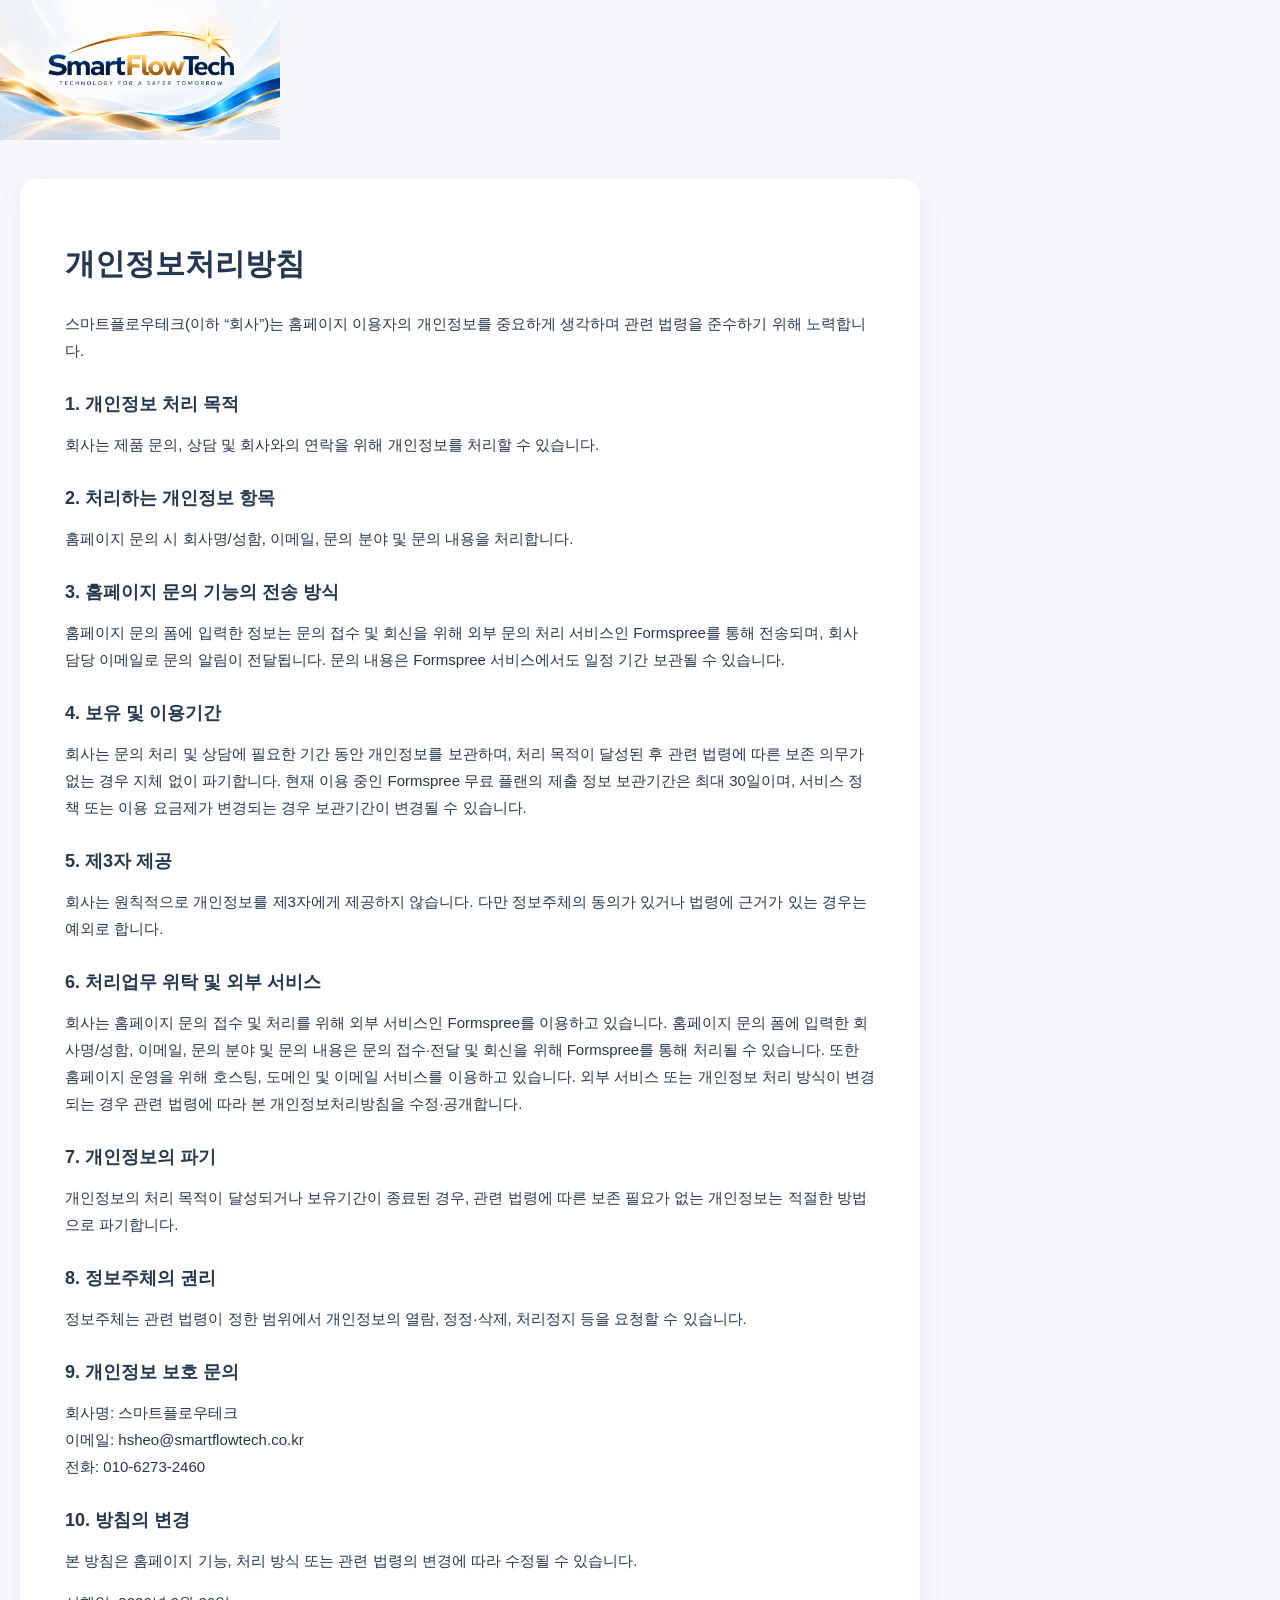
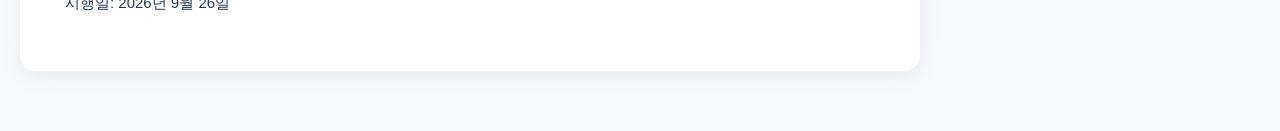
<file: privacy.html>
<!doctype html>
<html lang="ko">
<head>
<meta charset="utf-8">
<meta name="viewport" content="width=device-width,initial-scale=1">
<title>개인정보처리방침 | SmartFlowTech</title>
<link rel="stylesheet" href="style.css">

<style>
body {
  margin: 0;
  background: #f6f8fb;
  color: #26384f;
}

.header .brand img {
  width: 280px;
  max-width: 80vw;
  height: auto;
}

main.section {
  padding: 35px 20px 60px;
}

main article {
  background: #fff;
  padding: 40px 45px;
  border-radius: 16px;
  box-shadow: 0 5px 25px rgba(0,0,0,.06);
}

main article h1 {
  font-size: 30px;
  margin-bottom: 25px;
}

main article h2 {
  font-size: 18px;
  margin-top: 28px;
}

main article p {
  font-size: 15px;
  line-height: 1.8;
}
</style>
  
</head>

<body>
<header class="header">
  <div class="wrap nav">
    <a class="brand" href="index.html">
     <img src="smartflowtech_logo_new.png" alt="SmartFlowTech">
    </a>
  </div>
</header>

<main class="section">
<article class="wrap" style="max-width:900px">

<h1>개인정보처리방침</h1>

<p>
스마트플로우테크(이하 “회사”)는 홈페이지 이용자의 개인정보를 중요하게 생각하며
관련 법령을 준수하기 위해 노력합니다.
</p>

<h2>1. 개인정보 처리 목적</h2>
<p>
회사는 제품 문의, 상담 및 회사와의 연락을 위해 개인정보를 처리할 수 있습니다.
</p>

<h2>2. 처리하는 개인정보 항목</h2>
<p>
홈페이지 문의 시 회사명/성함, 이메일, 문의 분야 및 문의 내용을 처리합니다.
</p>

<h2>3. 홈페이지 문의 기능의 전송 방식</h2>
<p>
홈페이지 문의 폼에 입력한 정보는 문의 접수 및 회신을 위해
외부 문의 처리 서비스인 Formspree를 통해 전송되며,
회사 담당 이메일로 문의 알림이 전달됩니다.
문의 내용은 Formspree 서비스에서도 일정 기간 보관될 수 있습니다.
</p>

<h2>4. 보유 및 이용기간</h2>
<p>
회사는 문의 처리 및 상담에 필요한 기간 동안 개인정보를 보관하며,
처리 목적이 달성된 후 관련 법령에 따른 보존 의무가 없는 경우 지체 없이 파기합니다.
현재 이용 중인 Formspree 무료 플랜의 제출 정보 보관기간은 최대 30일이며,
서비스 정책 또는 이용 요금제가 변경되는 경우 보관기간이 변경될 수 있습니다.
</p>

<h2>5. 제3자 제공</h2>
<p>
회사는 원칙적으로 개인정보를 제3자에게 제공하지 않습니다.
다만 정보주체의 동의가 있거나 법령에 근거가 있는 경우는 예외로 합니다.
</p>

<h2>6. 처리업무 위탁 및 외부 서비스</h2>
<p>
회사는 홈페이지 문의 접수 및 처리를 위해 외부 서비스인 Formspree를 이용하고 있습니다.
홈페이지 문의 폼에 입력한 회사명/성함, 이메일, 문의 분야 및 문의 내용은
문의 접수·전달 및 회신을 위해 Formspree를 통해 처리될 수 있습니다.
또한 홈페이지 운영을 위해 호스팅, 도메인 및 이메일 서비스를 이용하고 있습니다.
외부 서비스 또는 개인정보 처리 방식이 변경되는 경우
관련 법령에 따라 본 개인정보처리방침을 수정·공개합니다.
</p>

<h2>7. 개인정보의 파기</h2>
<p>
개인정보의 처리 목적이 달성되거나 보유기간이 종료된 경우,
관련 법령에 따른 보존 필요가 없는 개인정보는 적절한 방법으로 파기합니다.
</p>

<h2>8. 정보주체의 권리</h2>
<p>
정보주체는 관련 법령이 정한 범위에서 개인정보의 열람, 정정·삭제,
처리정지 등을 요청할 수 있습니다.
</p>

<h2>9. 개인정보 보호 문의</h2>
<p>
회사명: 스마트플로우테크<br>
이메일: hsheo@smartflowtech.co.kr<br>
전화: 010-6273-2460
</p>

<h2>10. 방침의 변경</h2>
<p>
본 방침은 홈페이지 기능, 처리 방식 또는 관련 법령의 변경에 따라 수정될 수 있습니다.
</p>

<p class="note">시행일: 2026년 9월 26일</p>

</article>
</main>
</body>
</html>
</file>
<file: style.css>
*{box-sizing:border-box}html{scroll-behavior:smooth}body{margin:0;font-family:Arial,"Noto Sans KR",sans-serif;color:#071f4b;background:#fff}.top{height:78px;display:flex;align-items:center;padding:0 3.1%;gap:28px;background:#fff;position:sticky;top:0;z-index:20;border-bottom:1px solid #e9eef6}.logo{width:245px;flex:0 0 auto}.logo img{width:100%;display:block}.top nav{margin-left:auto;display:flex;gap:30px;align-items:center}.top nav a{text-decoration:none;color:#071f4b;text-align:center;white-space:nowrap;font-size:13px}.top nav small{display:block;font-size:11px;font-weight:400;margin-top:5px;color:#566782}.lang{white-space:nowrap;font-size:13px}.lang span{color:#bbc5d5;margin:0 5px}.contactBtn{background:#0754c9;color:#fff;text-decoration:none;font-weight:700;border-radius:10px;padding:14px 20px;white-space:nowrap}.hero{height:345px;background:#edf6ff url("hero_clean.jpg") right center/auto 100% no-repeat;position:relative;overflow:hidden}.heroShade{position:absolute;inset:0;background:linear-gradient(90deg,#fff 0%,rgba(255,255,255,.98) 34%,rgba(255,255,255,.82) 53%,rgba(238,247,255,.20) 72%,rgba(2,31,73,.10) 100%)}.heroText{position:absolute;left:4%;top:31px;z-index:2}.eyebrow{letter-spacing:7px;font-size:12px;color:#1356ad}.hero h1{font-size:43px;line-height:1.04;margin:10px 0;color:#06245c}.heroText p{font-size:15px;line-height:1.55;margin:11px 0 8px}.values{display:flex;gap:50px;margin-top:12px}.values div{width:80px;text-align:center;font-size:29px;color:#0763d5}.values b,.values span{display:block;font-size:12px;margin-top:3px}.values span{font-size:11px;color:#17355f}.heroClaim{position:absolute;left:48%;top:100px;z-index:3;font-size:20px;line-height:1.4;transform:rotate(-2deg)}.heroClaim b{font-size:23px}.techPanel{position:absolute;right:3%;top:47px;width:340px;height:247px;display:grid;grid-template-columns:repeat(3,1fr);background:rgba(0,31,74,.78);border:1px solid rgba(255,255,255,.2);border-radius:18px;z-index:4;color:#fff}.techPanel div{text-align:center;padding:17px 6px;border-right:1px solid rgba(255,255,255,.12);border-bottom:1px solid rgba(255,255,255,.12)}.techPanel strong{display:block;font-size:28px}.techPanel b,.techPanel span{display:block;font-size:11px;margin-top:5px}.techPanel span{font-size:10px}.products{display:flex;max-width:1460px;margin:0 auto;padding:15px 30px 12px;gap:25px}.productLead{width:260px;padding-top:24px}.productLead h2{font-size:37px;margin:7px 0}.productLead p{font-size:16px;font-weight:700}.productLead i{display:block;width:48px;height:4px;background:#0872df}.six{flex:1;display:grid;grid-template-columns:repeat(6,1fr);gap:12px}.six article{position:relative;text-align:center;border:1px solid #e0e8f3;border-radius:12px;overflow:hidden;background:#f8fbff;padding-bottom:10px}.six img{width:100%;height:130px;object-fit:cover}.six em{position:absolute;left:8px;top:8px;background:#397db7;color:#fff;font-style:normal;font-size:19px;font-weight:700;padding:3px 6px;border-radius:5px}.six b,.six span{display:block;font-size:12px;margin-top:7px}.six span{font-size:11px;line-height:1.45}.cards{max-width:1460px;margin:0 auto;padding:5px 30px 55px;display:grid;grid-template-columns:repeat(3,1fr);gap:18px}.cards article{border:1px solid #dce6f3;border-radius:16px;overflow:hidden;box-shadow:0 9px 25px rgba(25,60,110,.08)}.cards img{width:100%;height:180px;object-fit:cover}.cards article>div{padding:14px 22px 20px}.tags{font-size:11px;color:#075dcf}.cards h3{font-size:23px;margin:10px 0 5px}.cards h4{color:#075dcf;margin:0;font-size:14px}.cards p{font-size:13px;line-height:1.55}.corporate,.dark,.global,.contact{padding:70px max(5%,calc((100% - 1400px)/2));}.corporate{display:grid;grid-template-columns:1fr 1fr;gap:80px;background:#f4f8fe}.corporate h2{font-size:39px;margin:8px 0}.corporate p{font-size:16px;line-height:1.9}.dark{background:#061d42;color:white}.global{border-bottom:1px solid #e4eaf2}.contact{text-align:center;background:#f4f8fe}footer{text-align:center;padding:25px;background:#06162e;color:#a9b9d0;font-size:12px}@media(max-width:1250px){.top nav{gap:14px}.top nav a{font-size:11px}.logo{width:190px}.techPanel{width:300px}.heroClaim{display:none}}@media(max-width:950px){.top nav,.lang{display:none}.contactBtn{margin-left:auto}.hero{height:520px}.techPanel{left:4%;right:4%;top:auto;bottom:20px;width:auto;height:180px}.heroText{right:4%}.hero h1{font-size:36px}.products{display:block}.productLead{width:auto}.six{grid-template-columns:repeat(3,1fr)}.cards{grid-template-columns:1fr}.corporate{grid-template-columns:1fr;gap:20px}}@media(max-width:600px){.top{height:65px;padding:0 16px}.logo{width:170px}.contactBtn{font-size:12px;padding:11px}.heroText{left:20px}.hero h1{font-size:31px}.heroText p{font-size:12px}.values{gap:10px}.techPanel{grid-template-columns:repeat(3,1fr)}.six{grid-template-columns:repeat(2,1fr)}.products,.cards{padding-left:16px;padding-right:16px}}
/* V6.1 CLEAN OVERRIDES */
.heroClaim{display:none!important}
.heroText{max-width:690px}
.techPanel{right:2.2%;top:45px;width:330px;height:245px;background:rgba(2,35,82,.88);backdrop-filter:blur(4px)}
.products{padding-top:24px}
.six article{background:#fff}
.six img{height:118px;object-fit:cover}
.cards img{height:190px;object-fit:cover}
@media(max-width:1350px){
  .heroText{max-width:590px}
  .hero h1{font-size:38px}
  .heroText p{font-size:13px}
  .techPanel{width:300px}
}

/* V6.2 FINAL — verified product lineup + corporate footer */
.verified-six img{height:126px;object-fit:cover}
.cards{grid-template-columns:repeat(3,1fr)}
.cards article img{height:245px;object-fit:cover;object-position:center}
.service-footer{background:linear-gradient(110deg,#061c40,#082b60);color:#fff;padding:34px max(4%,calc((100% - 1450px)/2));display:grid;grid-template-columns:1.7fr 1fr;gap:50px;border-top:4px solid #0c68d7}
.service-footer h3{margin:0 0 17px;font-size:17px;letter-spacing:.02em}.service-footer h3 span{font-weight:400}
.service-items{display:flex;flex-wrap:wrap;gap:11px 20px}.service-items span{font-size:12px;white-space:nowrap;padding:9px 12px;border:1px solid rgba(255,255,255,.16);border-radius:24px;background:rgba(255,255,255,.04)}
.contact-block{border-left:1px solid rgba(255,255,255,.18);padding-left:35px}.contact-block b{font-size:13px}.contact-block p{font-size:12px;margin:8px 0;color:#dbe8fb}
footer{display:flex;justify-content:space-between;align-items:center;padding:16px max(4%,calc((100% - 1450px)/2));background:#04152f;color:#aabbd5;font-size:11px}
@media(max-width:950px){.cards{grid-template-columns:1fr}.service-footer{grid-template-columns:1fr}.contact-block{border-left:0;border-top:1px solid rgba(255,255,255,.18);padding:22px 0 0}footer{display:block;text-align:center}footer span{display:block;margin:4px}}

/* V6.3 COMPLETE — full company / investment / global / contact */
.company-section,.rnd-section,.investment-section,.global-section,.inquiry-section{scroll-margin-top:88px}
.company-section{padding:85px max(5%,calc((100% - 1400px)/2));background:#f5f9ff}
.section-head{max-width:760px}.section-head small,.section-title small,.investment-copy small,.inquiry-info>small{color:#0b63d8;font-weight:800;letter-spacing:.18em}
.section-head h2,.investment-copy h2,.inquiry-info h2{font-size:43px;line-height:1.15;margin:12px 0 18px;color:#071f4b}
.section-head p,.investment-copy p,.inquiry-info>p{font-size:15px;line-height:1.8;color:#52657f}
.company-grid{display:grid;grid-template-columns:repeat(4,1fr);gap:18px;margin-top:42px}
.company-grid article{background:#fff;border:1px solid #dfe9f6;border-radius:16px;padding:27px;box-shadow:0 10px 28px rgba(12,54,105,.06)}
.company-grid article>b{color:#0b67d8;font-size:25px}.company-grid h3{font-size:17px;margin:13px 0}.company-grid p{font-size:13px;line-height:1.7;color:#5c6e86}
.rnd-section{padding:78px max(5%,calc((100% - 1400px)/2));background:#fff}.section-title{text-align:center}.section-title h2{font-size:38px;margin:10px}.section-title p{color:#607089}
.rnd-grid{display:grid;grid-template-columns:repeat(4,1fr);gap:14px;margin-top:35px}.rnd-grid div{padding:25px;background:#071f4b;color:#fff;border-radius:14px}.rnd-grid strong,.rnd-grid span{display:block}.rnd-grid strong{font-size:17px}.rnd-grid span{font-size:12px;line-height:1.6;color:#c8d8ef;margin-top:9px}.ip-note{text-align:center;margin-top:22px;font-weight:700;color:#0b63d8}
.investment-section{padding:85px max(5%,calc((100% - 1400px)/2));display:grid;grid-template-columns:1fr 1fr;gap:80px;align-items:center;background:linear-gradient(135deg,#f6faff,#eaf3ff)}
.section-btn{display:inline-block;margin-top:14px;padding:14px 22px;background:#075bcf;color:#fff;text-decoration:none;border-radius:9px;font-weight:700}
.business-boxes{display:grid;grid-template-columns:1fr 1fr;gap:15px}.business-boxes div{background:#fff;border-radius:15px;padding:24px;border:1px solid #dce8f7}.business-boxes b,.business-boxes strong,.business-boxes span{display:block}.business-boxes b{color:#0b67d8}.business-boxes strong{font-size:18px;margin:8px 0}.business-boxes span{font-size:12px;color:#667891}
.global-section{padding:82px max(5%,calc((100% - 1400px)/2));background:linear-gradient(120deg,#061c40,#084486);color:#fff}.section-title.light small,.section-title.light h2,.section-title.light p{color:#fff}.global-grid{display:grid;grid-template-columns:repeat(3,1fr);gap:18px;margin-top:38px}.global-grid article{padding:27px;border:1px solid rgba(255,255,255,.2);border-radius:15px;background:rgba(255,255,255,.06)}.global-grid span{font-size:26px;color:#73b5ff}.global-grid h3{font-size:19px}.global-grid p{font-size:13px;line-height:1.7;color:#d7e6f8}
.inquiry-section{padding:85px max(5%,calc((100% - 1400px)/2));display:grid;grid-template-columns:.9fr 1.1fr;gap:75px;background:#fff}.contact-lines{margin-top:30px}.contact-lines p{display:grid;grid-template-columns:90px 1fr;border-bottom:1px solid #e5ebf3;padding:11px 0;margin:0}.contact-lines b{font-size:11px;color:#0b63d8}.contact-lines span{font-size:13px;color:#344b69}.inquiry-form{background:#f5f9ff;border:1px solid #dce8f7;border-radius:18px;padding:28px;display:grid;grid-template-columns:1fr 1fr;gap:17px}.inquiry-form label{font-size:12px;font-weight:700;color:#213b60}.inquiry-form input,.inquiry-form select,.inquiry-form textarea{width:100%;margin-top:7px;padding:13px;border:1px solid #ccd9e9;border-radius:8px;background:#fff;font:inherit}.inquiry-form label:nth-child(4){grid-column:1/-1}.inquiry-form textarea{height:125px;resize:vertical}.inquiry-form button{grid-column:1/-1;border:0;border-radius:9px;padding:15px;background:#075bcf;color:#fff;font-weight:800;cursor:pointer}.inquiry-form>small{grid-column:1/-1;color:#74859b}
@media(max-width:950px){.company-grid,.rnd-grid{grid-template-columns:1fr 1fr}.investment-section,.inquiry-section{grid-template-columns:1fr;gap:35px}.global-grid{grid-template-columns:1fr}.business-boxes{grid-template-columns:1fr 1fr}}
@media(max-width:600px){.company-grid,.rnd-grid,.business-boxes,.inquiry-form{grid-template-columns:1fr}.inquiry-form label:nth-child(4),.inquiry-form button,.inquiry-form>small{grid-column:auto}.section-head h2,.investment-copy h2,.inquiry-info h2{font-size:33px}}

/* V6.4 FINAL */
.productLead{width:100%;text-align:center;padding:25px 0 20px}.productLead i{margin:12px auto}
.product-showcase{grid-template-columns:repeat(2,1fr);max-width:1450px;gap:24px;padding-top:10px}
.product-card{background:#fff}.product-card img{width:100%;height:auto!important;aspect-ratio:auto!important;object-fit:contain!important;display:block;background:#fff}
.product-card>div{padding:18px 22px 22px}.detail-btn{border:0;background:#075fd4;color:#fff;border-radius:22px;padding:11px 17px;font-weight:700;cursor:pointer;margin-top:7px}
.detail-panel{display:none;margin-top:14px;padding:15px 17px;background:#f1f7ff;border-left:3px solid #0766dc;border-radius:8px}.detail-panel.open{display:block}.detail-panel p{margin:7px 0 0!important}
.lang{display:flex;align-items:center;gap:5px}.lang button{border:0;background:transparent;color:#50627c;font-weight:700;cursor:pointer;padding:6px}.lang button.active{color:#075fd4;border-bottom:2px solid #075fd4}
.techPanel{grid-template-columns:repeat(3,1fr)!important;width:360px!important}.techPanel div{min-width:0}.techPanel b,.techPanel span{overflow-wrap:anywhere}
@media(max-width:1100px){.product-showcase{grid-template-columns:1fr}.techPanel{width:300px!important}}
@media(max-width:950px){.lang{display:flex!important;margin-left:auto}.contactBtn{display:none}.techPanel{width:auto!important}}

/* V6.5 FINAL */
.techPanel{display:none!important}

/* V6.6 FINAL — bilingual cleanup, engineering-service CTA, location map */
.bottom-links{padding:70px max(5%,calc((100% - 1400px)/2));background:#f4f8fe}
.dev-service-card{display:flex;align-items:center;justify-content:space-between;gap:35px;padding:30px 34px;background:#fff;border:1px solid #dbe6f4;border-radius:18px;box-shadow:0 10px 30px rgba(10,50,100,.06)}
.dev-service-card small,.location-info small{font-weight:800;letter-spacing:.16em;color:#0a63d8}.dev-service-card h2,.location-info h2{margin:8px 0 6px;font-size:28px}.dev-service-card p{margin:0;color:#60718a;font-size:13px}.dev-home-btn,.naver-map-btn{display:inline-block;text-decoration:none;background:#075fd4;color:#fff;padding:13px 20px;border-radius:25px;font-weight:800;white-space:nowrap}
.location-wrap{display:grid;grid-template-columns:.72fr 1.28fr;gap:28px;margin-top:28px;background:#fff;border:1px solid #dbe6f4;border-radius:18px;overflow:hidden}
.location-info{padding:34px}.location-info p{font-size:13px;line-height:1.7;color:#52667f}.location-info .naver-map-btn{margin-top:10px;background:#03c75a}
.map-box{min-height:330px;position:relative;background:#e9eef4}.map-box iframe{border:0;width:100%;height:100%;min-height:330px}.map-pin{position:absolute;left:50%;top:48%;transform:translate(-50%,-100%);background:#075fd4;color:#fff;padding:10px 14px;border-radius:10px;box-shadow:0 5px 18px rgba(0,0,0,.2);pointer-events:none;text-align:center}.map-pin b,.map-pin span{display:block}.map-pin span{font-size:10px;margin-top:3px}
@media(max-width:800px){.dev-service-card{display:block}.dev-home-btn{margin-top:18px}.location-wrap{grid-template-columns:1fr}.map-box{min-height:300px}}

/* V6.7 FINAL — clean bilingual text + redesigned hero technology panel */
.hero-tech-showcase{position:absolute;z-index:8;right:1.4%;top:32px;width:420px;padding:14px;background:linear-gradient(145deg,rgba(4,39,88,.98),rgba(4,68,130,.96));border:1px solid rgba(121,188,255,.48);border-radius:20px;box-shadow:0 18px 45px rgba(0,25,65,.28);color:#fff}
.hero-tech-title{font-size:10px;letter-spacing:.25em;font-weight:800;color:#87c6ff;margin:1px 7px 10px}
.hero-tech-grid{display:grid;grid-template-columns:repeat(3,1fr);gap:1px;background:rgba(255,255,255,.13);border-radius:13px;overflow:hidden}
.ht{min-width:0;height:99px;background:rgba(3,37,82,.88);display:flex;flex-direction:column;align-items:center;justify-content:center;text-align:center;padding:8px 4px}
.ht i{font-style:normal;font-size:25px;line-height:1;color:#fff;margin-bottom:8px}.ht b{font-size:11px;line-height:1.25;color:#fff;white-space:normal}.ht span{font-size:9px;color:#bcdcff;margin-top:5px;line-height:1.2}
@media(max-width:1250px){.hero-tech-showcase{width:355px}.ht{height:94px}.ht b{font-size:10px}}
@media(max-width:950px){.hero-tech-showcase{left:20px;right:20px;top:auto;bottom:18px;width:auto}.hero{height:560px}.hero-tech-grid{grid-template-columns:repeat(3,1fr)}}

/* V6.9 FINAL — completely cover the technology panel baked into hero image */
.hero-tech-showcase{
  right:12px!important;
  top:30px!important;
  width:475px!important;
  min-height:250px!important;
  padding:16px!important;
  background:linear-gradient(145deg,#06366f,#074d91)!important;
  border:1px solid rgba(135,202,255,.65)!important;
  border-radius:20px!important;
  box-shadow:0 18px 45px rgba(0,25,65,.35)!important;
}
.hero-tech-grid{grid-template-columns:repeat(3,1fr)!important}
.ht{height:105px!important;background:#07366f!important}
@media(max-width:1250px){
 .hero-tech-showcase{right:8px!important;width:470px!important}
}
@media(max-width:950px){
 .hero-tech-showcase{left:20px!important;right:20px!important;top:auto!important;bottom:18px!important;width:auto!important;min-height:0!important}
}


/* Certifications & Investment Proposal */
#certifications .portfolio,
#investment-proposal .portfolio {
  display: flex;
  justify-content: center;
  align-items: center;
}

#certifications .portfolio figure,
#investment-proposal .portfolio figure {
  width: 100%;
  max-width: 850px;
  margin: 0 auto;
}

#certifications .portfolio img,
#investment-proposal .portfolio img {
  display: block;
  width: 100%;
  height: auto;
  margin: 0 auto;
}

@media (max-width: 850px) {
  #certifications .portfolio figure,
  #investment-proposal .portfolio figure {
    width: 100%;
    max-width: 850px;
  }
}
/* V7.0 — Compact vertical spacing */
.company-section,
.rnd-section,
.investment-section,
.global-section,
.inquiry-section,
.bottom-links {
  padding-top: 55px;
  padding-bottom: 55px;
}

#certifications,
#investment-proposal {
  padding-top: 25px;
  padding-bottom: 25px;
}
/* Compact certification / investment sections */
#certifications,
#investment-proposal {
  padding-top: 15px !important;
  padding-bottom: 15px !important;
}

#certifications .portfolio figure,
#investment-proposal .portfolio figure {
  margin: 8px auto 0 !important;
}

#certifications h2,
#investment-proposal h2 {
  margin: 5px 0 8px !important;
}

/* V7.1 — Legal Footer */
.legal-footer{
  display:block;
  padding:18px max(4%,calc((100% - 1450px)/2));
  background:#04152f;
  color:#aabbd5;
  font-size:11px;
  line-height:1.6;
}

.footer-main{
  display:flex;
  justify-content:space-between;
  align-items:center;
}

.footer-legal{
  margin-top:10px;
  padding-top:10px;
  border-top:1px solid rgba(255,255,255,.12);
  display:flex;
  justify-content:space-between;
  gap:25px;
  color:#8195b2;
  font-size:10px;
}

.footer-legal a{
  color:#b9d7ff;
  text-decoration:none;
  font-weight:700;
  white-space:nowrap;
}

.footer-legal a:hover{
  text-decoration:underline;
}

@media(max-width:600px){
  .footer-main,
  .footer-legal{
    display:block;
    text-align:center;
  }

  .footer-main span{
    display:block;
    margin:3px 0;
  }

  .footer-legal a{
    display:block;
    margin-top:8px;
  }
}
</file>
